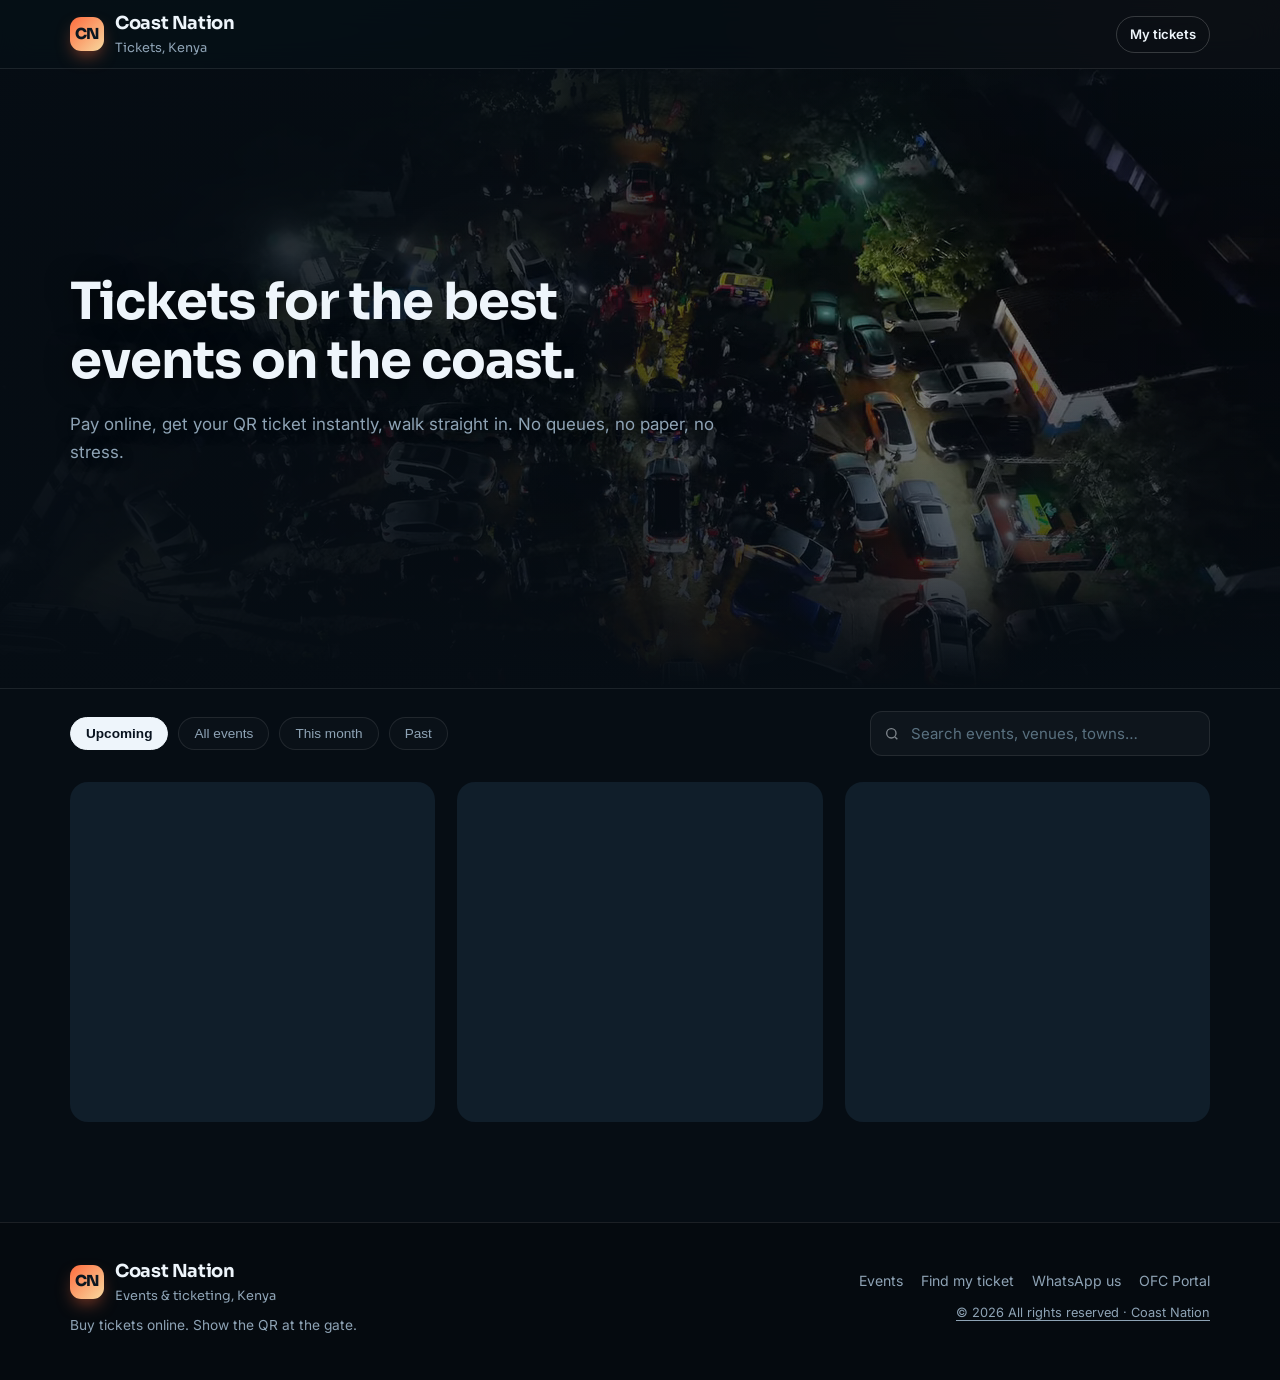
<file: index.html>
<!DOCTYPE html>
<html lang="en">
<head>
<meta charset="utf-8">
<meta name="viewport" content="width=device-width, initial-scale=1, maximum-scale=1">
<title>Coast Nation — Event tickets in Kenya</title>
<meta name="description" content="Buy tickets online for the best events on the Kenyan coast. Instant QR tickets straight to your phone.">
<link rel="preconnect" href="https://fonts.googleapis.com">
<link rel="preconnect" href="https://fonts.gstatic.com" crossorigin>
<link href="https://fonts.googleapis.com/css2?family=Sora:wght@400;600;700;800&family=Inter:wght@400;500;600;700&display=swap" rel="stylesheet">
<link rel="stylesheet" href="assets/css/style.css?v=202611071300">
</head>
<body>

<header class="topbar" id="topbar"></header>

<section class="hero">
  <div class="hero-media" aria-hidden="true">
    <video id="heroVideo" autoplay muted loop playsinline preload="metadata"
           poster="assets/video/hero-poster.jpg">
      <source src="assets/video/hero.mp4" type="video/mp4">
      <source src="assets/video/hero.webm" type="video/webm">
    </video>
    <div class="hero-scrim"></div>
  </div>
  <div class="wrap hero-content">
    <h1>Tickets for the best<br>events on the coast.</h1>
    <p class="lead">Pay online, get your QR ticket instantly, walk straight in. No queues, no paper, no stress.</p>
    <a class="btn btn-ghost hero-cta hidden" data-vr href="vehicles.html">Bringing a car? Register it <span aria-hidden="true">→</span></a>
    <div class="hero-stats" id="heroStats"></div>
  </div>
</section>

<section class="section">
  <div class="wrap">
    <div class="filters">
      <button class="chip active" data-filter="upcoming">Upcoming</button>
      <button class="chip" data-filter="all">All events</button>
      <button class="chip" data-filter="month">This month</button>
      <button class="chip" data-filter="past">Past</button>
      <div class="search-box">
        <svg width="16" height="16" viewBox="0 0 24 24" fill="none" stroke="currentColor" stroke-width="2"><circle cx="11" cy="11" r="7"/><path d="M20 20l-3.5-3.5"/></svg>
        <input id="search" type="search" placeholder="Search events, venues, towns…">
      </div>
    </div>

    <div class="grid" id="grid">
      <div class="skeleton"></div><div class="skeleton"></div><div class="skeleton"></div>
    </div>
  </div>
</section>

<footer class="footer" id="footer"></footer>

<script src="assets/js/vendor/supabase.js"></script>
<script src="assets/js/config.js?v=202611071300"></script>
<script src="assets/js/common.js?v=202611071300"></script>
<script src="assets/js/public.js?v=202611071300"></script>
</body>
</html>
</file>
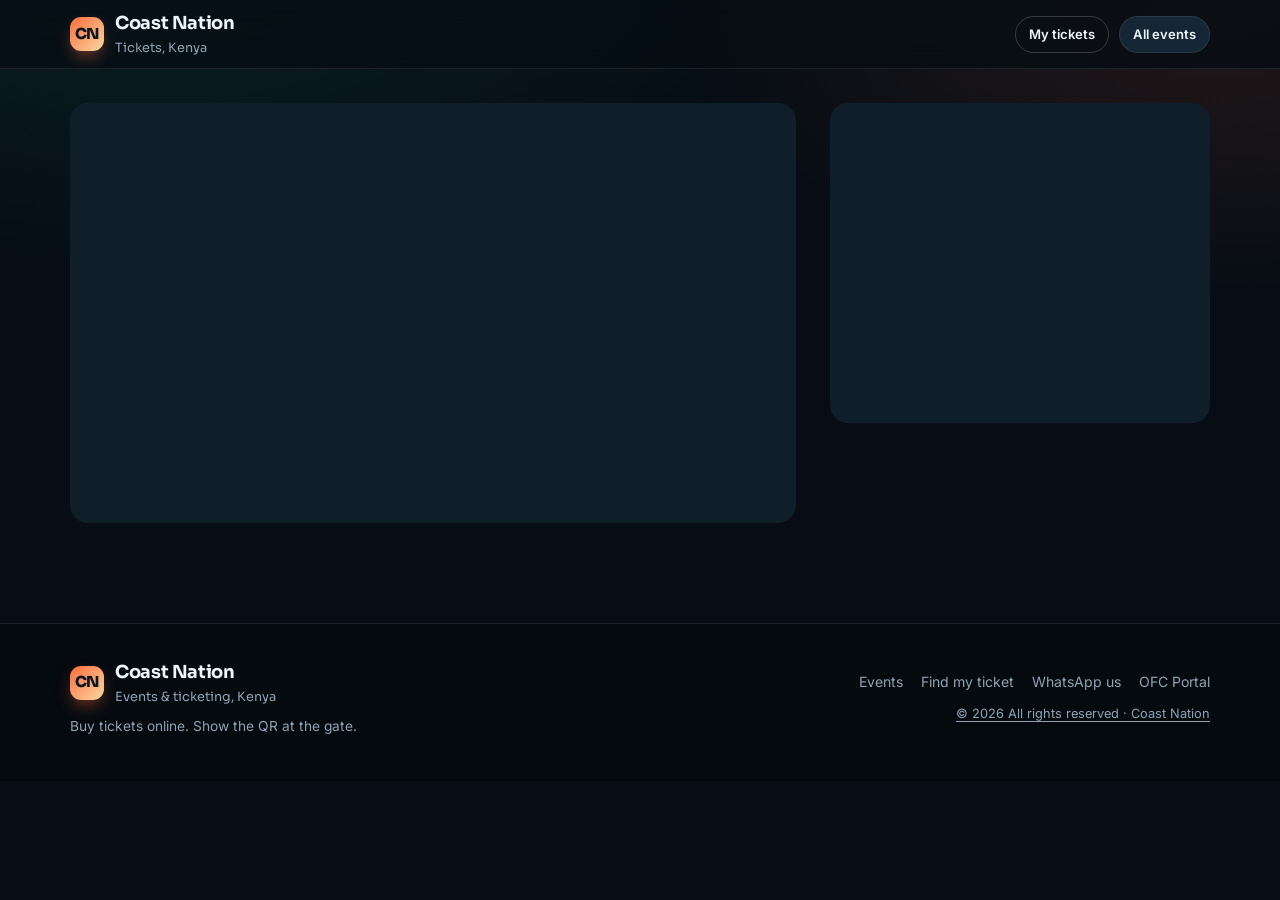
<file: gate/index.html>
<!DOCTYPE html>
<html lang="en">
<head>
<meta charset="utf-8">
<meta name="viewport" content="width=device-width, initial-scale=1">
<meta name="robots" content="noindex">
<title>Gate tickets — Coast Nation</title>
<!-- Short link for the printed gate QR. Point it at the current event's page;
     while gate check-ins are on, that page sells only the gate ticket. -->
<meta http-equiv="refresh" content="0; url=../event.html?e=sundowner-sessions-vol-4">
<script>location.replace("../event.html?e=sundowner-sessions-vol-4");</script>
<style>body{background:#060d14;color:#eef5fb;font-family:system-ui,sans-serif;display:grid;place-items:center;min-height:100vh;margin:0}a{color:#2ee6c5}</style>
</head>
<body><p>Opening gate tickets… <a href="../event.html?e=sundowner-sessions-vol-4">Tap here</a> if nothing happens.</p></body>
</html>
</file>
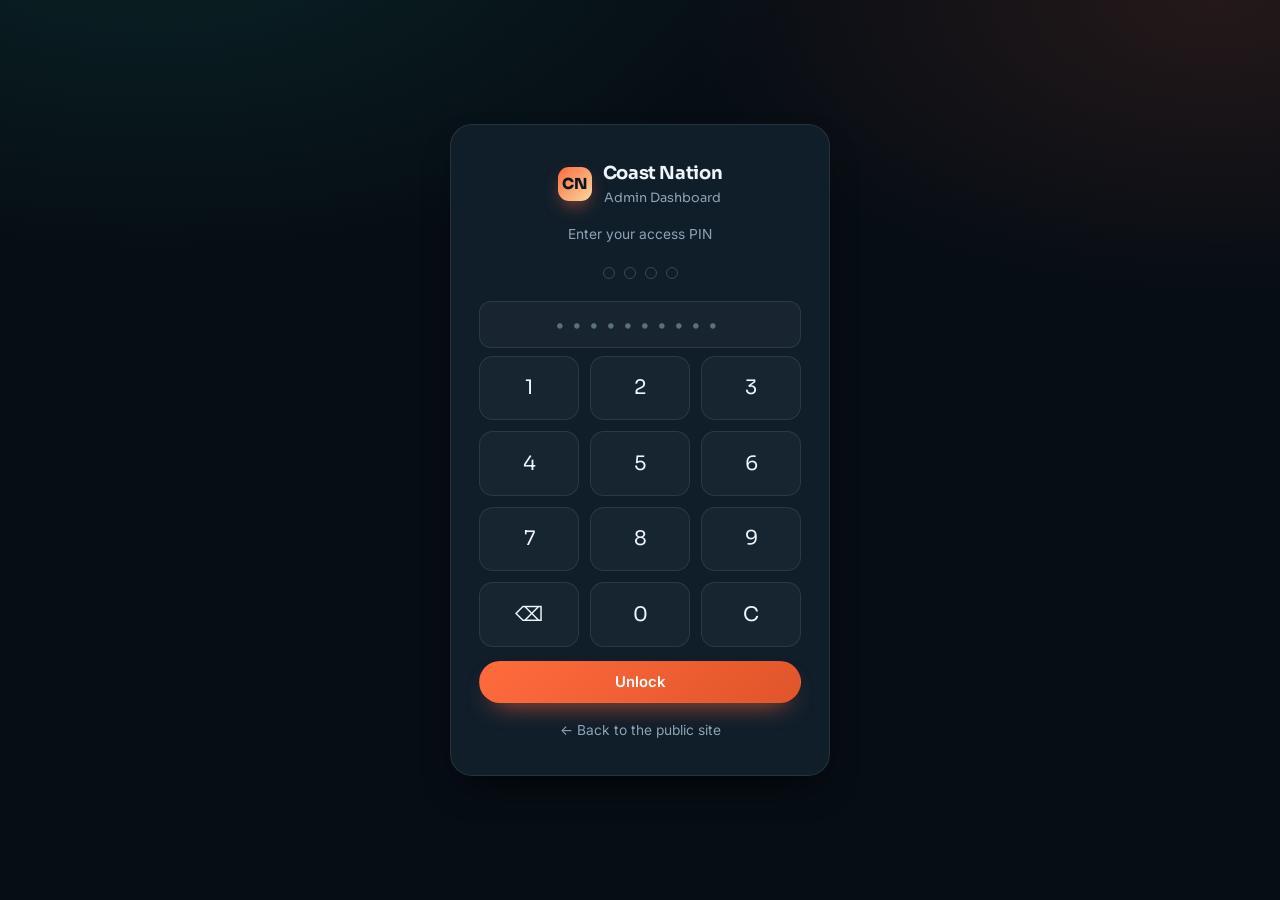
<file: admin.html>
<!DOCTYPE html>
<html lang="en">
<head>
<meta charset="utf-8">
<meta name="viewport" content="width=device-width, initial-scale=1, maximum-scale=1">
<meta name="robots" content="noindex,nofollow">
<title>Coast Nation — Admin Dashboard</title>
<link rel="preconnect" href="https://fonts.googleapis.com">
<link rel="preconnect" href="https://fonts.gstatic.com" crossorigin>
<link href="https://fonts.googleapis.com/css2?family=Sora:wght@400;600;700;800&family=Inter:wght@400;500;600;700&display=swap" rel="stylesheet">
<link rel="stylesheet" href="assets/css/style.css?v=202611071300">
</head>
<body>

<!-- ---------- PIN screen ---------- -->
<div class="pin-screen" id="pinScreen">
  <div class="pin-card" id="pinCard">
    <div class="brand" style="justify-content:center;margin-bottom:6px">
      <div class="brand-mark">CN</div>
      <div><span data-brand-name>Coast Nation</span><span class="sub">Admin Dashboard</span></div>
    </div>
    <p class="muted small" style="margin-top:14px">Enter your access PIN</p>
    <div class="pin-dots" id="pinDots"></div>
    <input id="pinInput" type="password" inputmode="numeric" autocomplete="off"
           style="text-align:center;letter-spacing:.4em;font-size:1.1rem" placeholder="••••••••••">
    <div class="keypad" id="keypad"></div>
    <button class="btn btn-primary btn-block" id="pinGo" style="margin-top:14px">Unlock</button>
    <p class="small muted" style="margin:16px 0 0"><a href="index.html">← Back to the public site</a></p>
  </div>
</div>

<!-- ---------- Admin shell ---------- -->
<div class="admin-shell hidden" id="shell">
  <aside class="sidebar">
    <div class="side-top">
      <div class="brand">
        <div class="brand-mark">CN</div>
        <div><span data-brand-name>Coast Nation</span><span class="sub" id="sideSub">Admin Dashboard</span></div>
      </div>
      <button class="bell" id="bellBtn" aria-label="Notifications" aria-haspopup="dialog">
        <svg viewBox="0 0 24 24" fill="none" stroke="currentColor" stroke-width="1.9" stroke-linecap="round" stroke-linejoin="round"><path d="M6 16V11a6 6 0 1 1 12 0v5l1.6 2H4.4z"/><path d="M10 20.5a2.2 2.2 0 0 0 4 0"/></svg>
        <span class="bell-dot hidden" id="bellDot"></span>
      </button>
    </div>
    <nav class="side-nav" id="sideNav">
      <button data-tab="dash" class="active">
        <svg viewBox="0 0 24 24" fill="none" stroke="currentColor" stroke-width="1.8" stroke-linecap="round"><rect x="3" y="3" width="7" height="9" rx="2"/><rect x="14" y="3" width="7" height="5" rx="2"/><rect x="14" y="12" width="7" height="9" rx="2"/><rect x="3" y="16" width="7" height="5" rx="2"/></svg>
        Dashboard</button>
      <button data-tab="events">
        <svg viewBox="0 0 24 24" fill="none" stroke="currentColor" stroke-width="1.8" stroke-linecap="round"><rect x="3" y="5" width="18" height="16" rx="3"/><path d="M8 3v4M16 3v4M3 10h18"/></svg>
        Events &amp; tickets</button>
      <button data-tab="orders">
        <svg viewBox="0 0 24 24" fill="none" stroke="currentColor" stroke-width="1.8" stroke-linecap="round"><path d="M3 4h2.2l1.5 10.2a2 2 0 0 0 2 1.7h7.9a2 2 0 0 0 2-1.6L20 8H6.3"/><circle cx="9.5" cy="19.5" r="1.3"/><circle cx="17" cy="19.5" r="1.3"/></svg>
        Purchases</button>
      <button data-tab="vehicles">
        <svg viewBox="0 0 24 24" fill="none" stroke="currentColor" stroke-width="1.8" stroke-linecap="round" stroke-linejoin="round"><path d="M3.5 15.5V12l1.8-4.6A2 2 0 0 1 7.2 6h9.6a2 2 0 0 1 1.9 1.4l1.8 4.6v3.5a1 1 0 0 1-1 1h-1"/><path d="M5.5 16.5h-1a1 1 0 0 1-1-1"/><path d="M8.5 16.5h7"/><circle cx="7" cy="16.5" r="1.8"/><circle cx="17" cy="16.5" r="1.8"/><path d="M3.8 12h16.4"/></svg>
        Registrations <span class="nav-count hidden" id="vehCount"></span></button>
      <button data-tab="analytics">
        <svg viewBox="0 0 24 24" fill="none" stroke="currentColor" stroke-width="1.8" stroke-linecap="round" stroke-linejoin="round"><path d="M4 19V5"/><path d="M4 19h16"/><path d="M7.5 15.5l3.5-4.2 3 2.4 4.5-6"/></svg>
        Analytics</button>
      <button data-tab="ledger">
        <svg viewBox="0 0 24 24" fill="none" stroke="currentColor" stroke-width="1.8" stroke-linecap="round" stroke-linejoin="round"><path d="M4 4.5A1.5 1.5 0 0 1 5.5 3H19a1 1 0 0 1 1 1v15a1 1 0 0 1-1 1H5.5A1.5 1.5 0 0 1 4 18.5z"/><path d="M4 16.5h16"/><path d="M8 7.5h3.5M8 11h3.5"/><path d="M15.5 6.5v6M13.5 8.5h3.2a1.2 1.2 0 0 1 0 2.4h-2.4a1.2 1.2 0 0 0 0 2.4h3.2"/></svg>
        Expected results</button>
      <button data-tab="checkin">
        <svg viewBox="0 0 24 24" fill="none" stroke="currentColor" stroke-width="1.8" stroke-linecap="round" stroke-linejoin="round"><path d="M3 7V5a2 2 0 0 1 2-2h2M17 3h2a2 2 0 0 1 2 2v2M21 17v2a2 2 0 0 1-2 2h-2M7 21H5a2 2 0 0 1-2-2v-2"/><path d="M8 12.5l2.6 2.6L16 9.5"/></svg>
        Gate check-in</button>
      <button data-tab="team">
        <svg viewBox="0 0 24 24" fill="none" stroke="currentColor" stroke-width="1.8" stroke-linecap="round"><circle cx="9" cy="8" r="3.5"/><path d="M2.5 20c0-3.6 2.9-5.6 6.5-5.6s6.5 2 6.5 5.6"/><circle cx="17.5" cy="9" r="2.6"/><path d="M17 14.4c2.6.2 4.5 1.9 4.5 4.6"/></svg>
        Team</button>
      <button data-tab="settings">
        <svg viewBox="0 0 24 24" fill="none" stroke="currentColor" stroke-width="1.8" stroke-linecap="round"><circle cx="12" cy="12" r="3.2"/><path d="M19.4 15a1.6 1.6 0 0 0 .3 1.8l.1.1a2 2 0 1 1-2.8 2.8l-.1-.1a1.6 1.6 0 0 0-2.7 1.1V21a2 2 0 1 1-4 0v-.1A1.6 1.6 0 0 0 7.5 19.4l-.1.1a2 2 0 1 1-2.8-2.8l.1-.1A1.6 1.6 0 0 0 3 15H3a2 2 0 1 1 0-4h.1a1.6 1.6 0 0 0 1.5-2.7l-.1-.1a2 2 0 1 1 2.8-2.8l.1.1A1.6 1.6 0 0 0 10 4.6V4a2 2 0 1 1 4 0v.1a1.6 1.6 0 0 0 2.7 1.1l.1-.1a2 2 0 1 1 2.8 2.8l-.1.1a1.6 1.6 0 0 0 1.1 2.7H21a2 2 0 1 1 0 4h-.1a1.6 1.6 0 0 0-1.5 1z"/></svg>
        Settings</button>
    </nav>
    <div style="margin-top:22px;display:flex;flex-direction:column;gap:8px">
      <a class="btn btn-ghost btn-sm" href="index.html" target="_blank">
        <svg width="14" height="14" viewBox="0 0 24 24" fill="none" stroke="currentColor" stroke-width="2" stroke-linecap="round"><path d="M14 4h6v6M20 4l-8.5 8.5"/><path d="M19 14v4a2 2 0 0 1-2 2H6a2 2 0 0 1-2-2V7a2 2 0 0 1 2-2h4"/></svg>
        View public site</a>
      <button class="btn btn-soft btn-sm" id="lockBtn">
        <svg width="14" height="14" viewBox="0 0 24 24" fill="none" stroke="currentColor" stroke-width="2" stroke-linecap="round"><rect x="4" y="10" width="16" height="11" rx="2.5"/><path d="M8 10V7a4 4 0 0 1 8 0v3"/></svg>
        Lock</button>
    </div>
  </aside>

  <main class="admin-main" id="main"></main>
</div>

<div id="modalHost"></div>

<script src="assets/js/vendor/supabase.js"></script>
<script src="assets/js/vendor/html5-qrcode.min.js"></script>
<script src="assets/js/config.js?v=202611071300"></script>
<script src="assets/js/common.js?v=202611071300"></script>
<script src="assets/js/charts.js?v=202611071300"></script>
<script src="assets/js/admin.js?v=202611071300"></script>
</body>
</html>
</file>
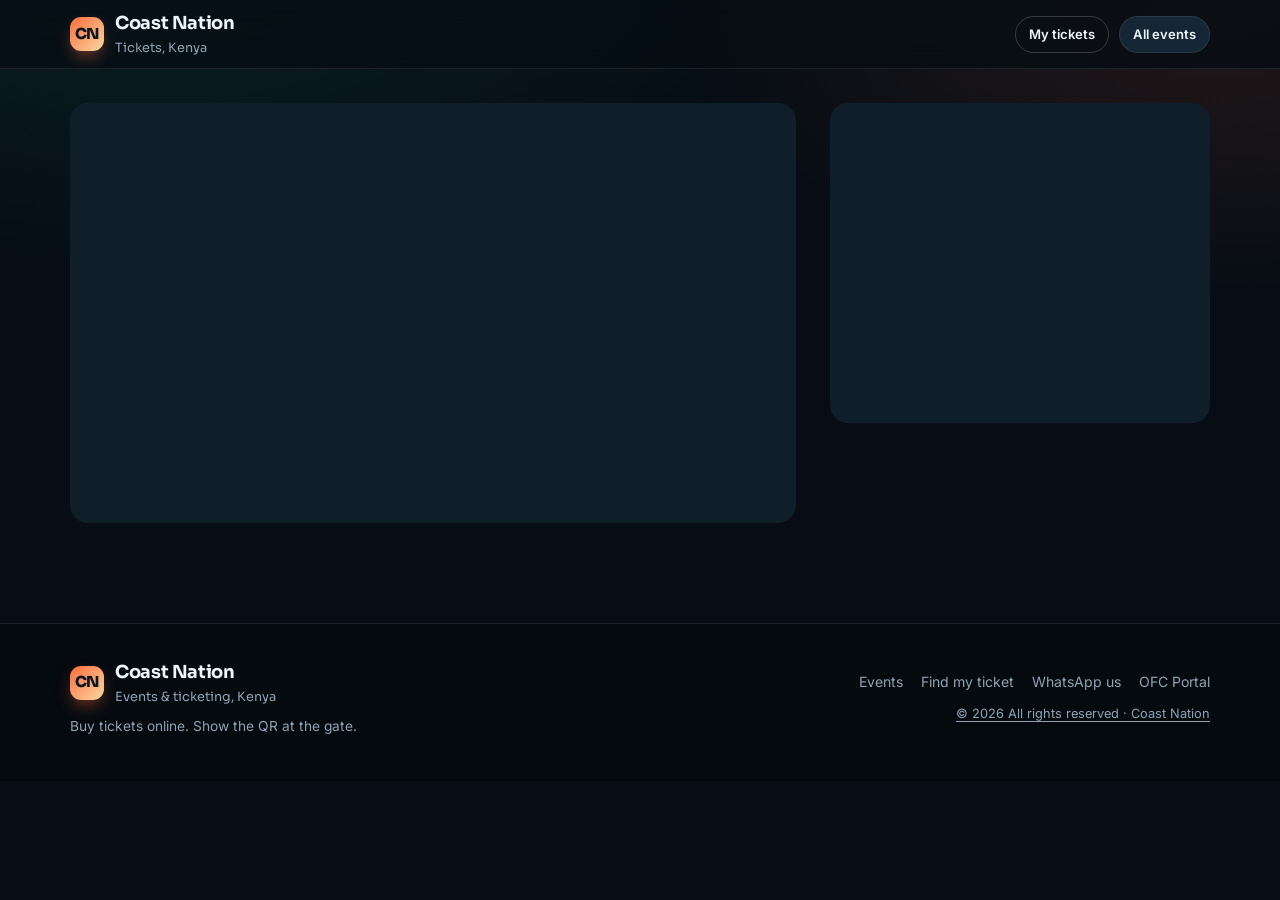
<file: event.html>
<!DOCTYPE html>
<html lang="en">
<head>
<meta charset="utf-8">
<meta name="viewport" content="width=device-width, initial-scale=1, maximum-scale=1">
<title>Event — Coast Nation</title>
<link rel="preconnect" href="https://fonts.googleapis.com">
<link rel="preconnect" href="https://fonts.gstatic.com" crossorigin>
<link href="https://fonts.googleapis.com/css2?family=Sora:wght@400;600;700;800&family=Inter:wght@400;500;600;700&display=swap" rel="stylesheet">
<link rel="stylesheet" href="assets/css/style.css?v=202611071300">
</head>
<body>

<header class="topbar" id="topbar"></header>

<main class="wrap">
  <div class="detail" id="detail">
    <div><div class="skeleton" style="height:420px"></div></div>
    <div><div class="skeleton" style="height:320px"></div></div>
  </div>
</main>

<div id="modalHost"></div>

<footer class="footer" id="footer"></footer>

<script src="assets/js/vendor/supabase.js"></script>
<script src="https://js.paystack.co/v1/inline.js"></script>
<script src="https://checkout.flutterwave.com/v3.js"></script>
<script src="assets/js/config.js?v=202611071300"></script>
<script src="assets/js/common.js?v=202611071300"></script>
<script src="assets/js/event.js?v=202611071300"></script>
</body>
</html>
</file>
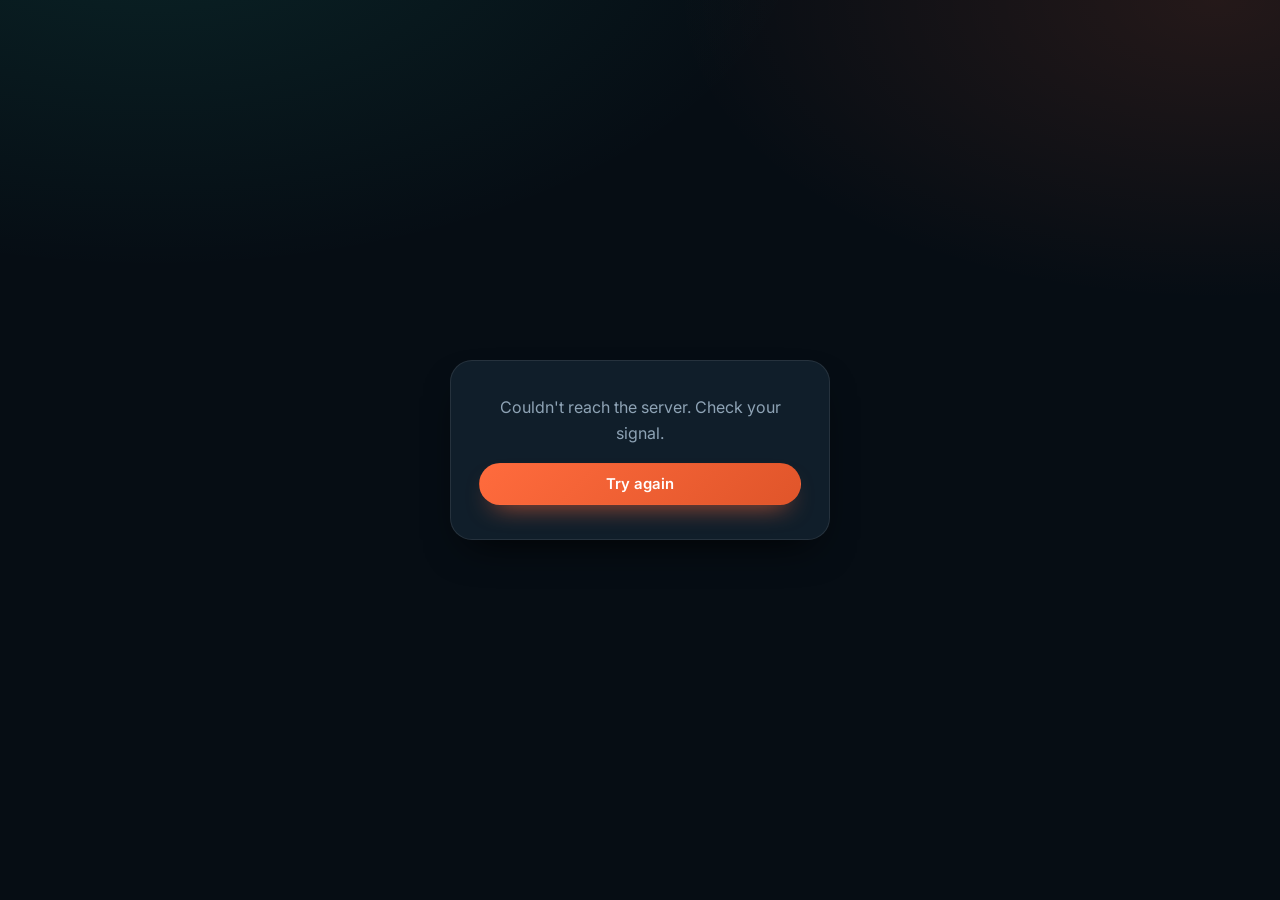
<file: portal.html>
<!DOCTYPE html>
<html lang="en">
<head>
<meta charset="utf-8">
<meta name="viewport" content="width=device-width, initial-scale=1, maximum-scale=1">
<meta name="robots" content="noindex,nofollow">
<meta name="theme-color" content="#060d14">
<title>OFC Portal — Coast Nation</title>
<link rel="preconnect" href="https://fonts.googleapis.com">
<link rel="preconnect" href="https://fonts.gstatic.com" crossorigin>
<link href="https://fonts.googleapis.com/css2?family=Sora:wght@400;600;700;800&family=Inter:wght@400;500;600;700&display=swap" rel="stylesheet">
<link rel="stylesheet" href="assets/css/style.css?v=202611071300">
</head>
<body>

<!-- ---------- the gate (no sign-in: the gate check-ins switch in admin is the lock) ---------- -->
<div class="hidden" id="app">
  <header class="topbar">
    <div class="wrap topbar-inner">
      <div class="brand">
        <div class="brand-mark">CN</div>
        <div><span data-brand-name>Coast Nation</span><span class="sub" id="whoLine">OFC Portal</span></div>
      </div>
      <div class="nav-actions">
        <span class="gate-live" id="liveDot"><i></i> Live</span>
      </div>
    </div>
  </header>
  <main class="wrap gate-main" id="gate"></main>
</div>

<div class="pin-screen" id="booting"><span class="spinner"></span></div>

<script src="assets/js/vendor/supabase.js"></script>
<script src="assets/js/vendor/html5-qrcode.min.js"></script>
<script src="assets/js/config.js?v=202611071300"></script>
<script src="assets/js/common.js?v=202611071300"></script>
<script src="assets/js/portal.js?v=202611071300"></script>
</body>
</html>
</file>
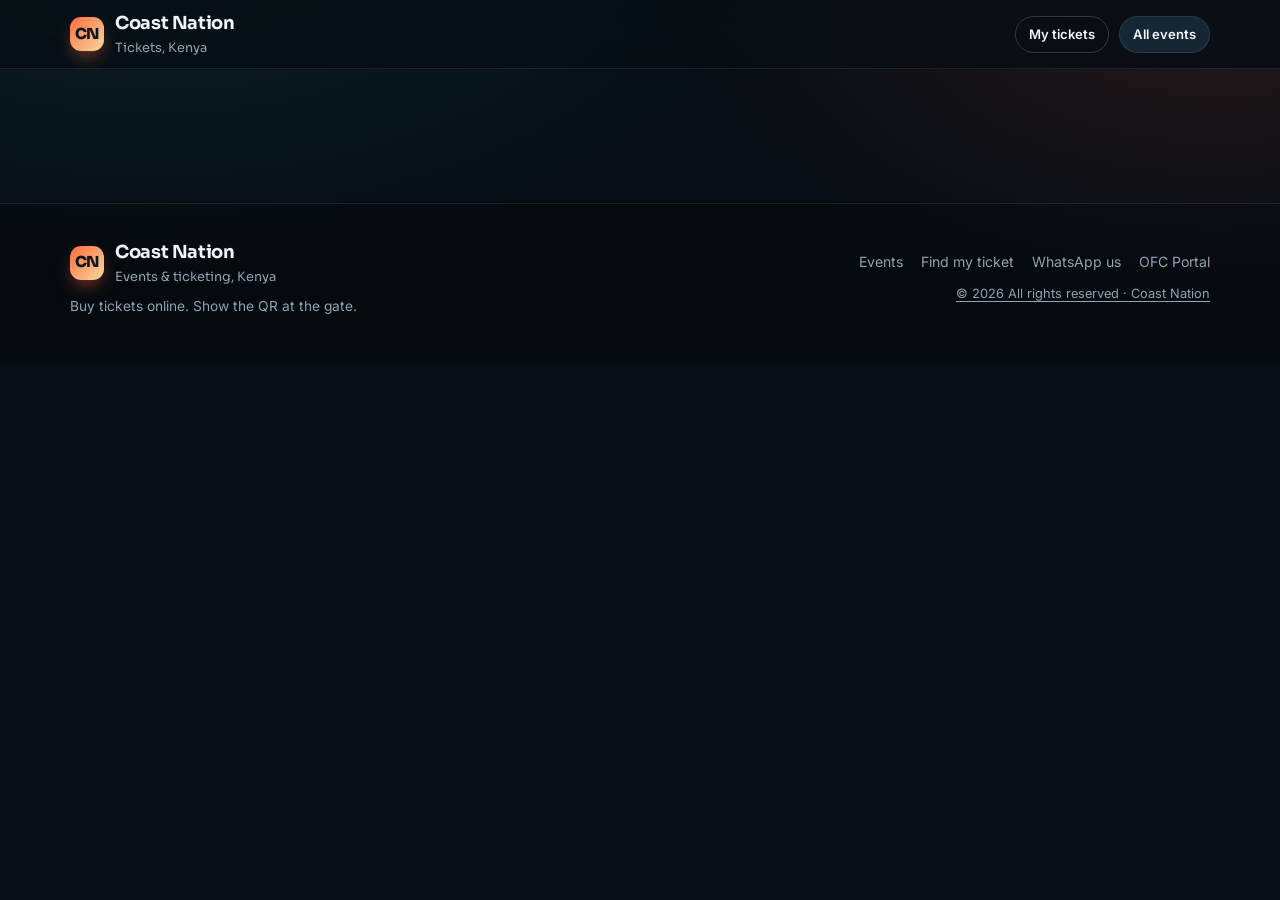
<file: ticket.html>
<!DOCTYPE html>
<html lang="en">
<head>
<meta charset="utf-8">
<meta name="viewport" content="width=device-width, initial-scale=1, maximum-scale=1">
<title>My tickets — Coast Nation</title>
<link rel="preconnect" href="https://fonts.googleapis.com">
<link rel="preconnect" href="https://fonts.gstatic.com" crossorigin>
<link href="https://fonts.googleapis.com/css2?family=Sora:wght@400;600;700;800&family=Inter:wght@400;500;600;700&display=swap" rel="stylesheet">
<link rel="stylesheet" href="assets/css/style.css?v=202611071300">
<style>
  @media print{
    .topbar,.footer,.no-print{display:none !important}
    body{background:#fff;color:#000}
    .ticket-stub{border:1px solid #bbb;background:#fff;color:#000;break-inside:avoid}
    .ticket-code{color:#000}
    .panel{background:#fff;border-color:#bbb}
  }
</style>
</head>
<body>

<header class="topbar" id="topbar"></header>

<main class="wrap" style="max-width:820px;padding-top:34px;padding-bottom:60px">
  <div id="view"></div>
</main>

<footer class="footer" id="footer"></footer>

<script src="assets/js/vendor/supabase.js"></script>
<script src="assets/js/vendor/qrcode-generator.js"></script>
<script src="assets/js/config.js?v=202611071300"></script>
<script src="assets/js/common.js?v=202611071300"></script>
<script src="assets/js/ticket.js?v=202611071300"></script>
</body>
</html>
</file>
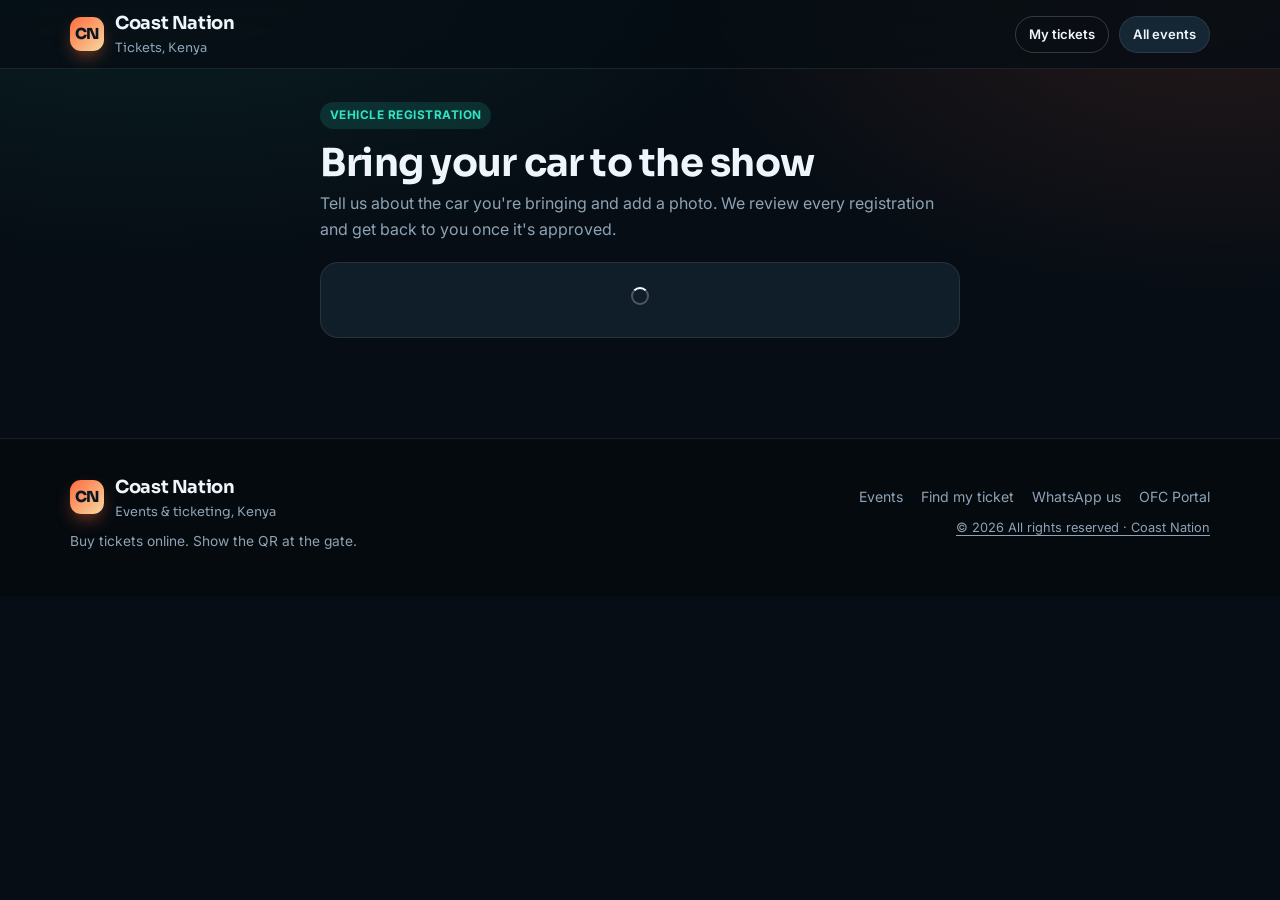
<file: vehicles.html>
<!DOCTYPE html>
<html lang="en">
<head>
<meta charset="utf-8">
<meta name="viewport" content="width=device-width, initial-scale=1, maximum-scale=1">
<title>Vehicle registration — Coast Nation</title>
<meta name="description" content="Register the car you're bringing to a Coast Nation event. Submit your details and a photo — we'll review and approve it.">
<link rel="preconnect" href="https://fonts.googleapis.com">
<link rel="preconnect" href="https://fonts.gstatic.com" crossorigin>
<link href="https://fonts.googleapis.com/css2?family=Sora:wght@400;600;700;800&family=Inter:wght@400;500;600;700&display=swap" rel="stylesheet">
<link rel="stylesheet" href="assets/css/style.css?v=202611071300">
</head>
<body>

<header class="topbar" id="topbar"></header>

<main class="section">
  <div class="wrap vr-wrap">
    <div class="vr-intro">
      <span class="badge info">Vehicle registration</span>
      <h1>Bring your car to the show</h1>
      <p class="muted">Tell us about the car you're bringing and add a photo. We review every registration and
        get back to you once it's approved.</p>
    </div>
    <div id="vrView" class="panel vr-panel"><div class="center"><span class="spinner"></span></div></div>
  </div>
</main>

<footer class="footer" id="footer"></footer>
<div id="modalHost"></div>

<script src="assets/js/vendor/supabase.js"></script>
<script src="assets/js/config.js?v=202611071300"></script>
<script src="assets/js/common.js?v=202611071300"></script>
<script src="assets/js/vehicles.js?v=202611071300"></script>
</body>
</html>
</file>
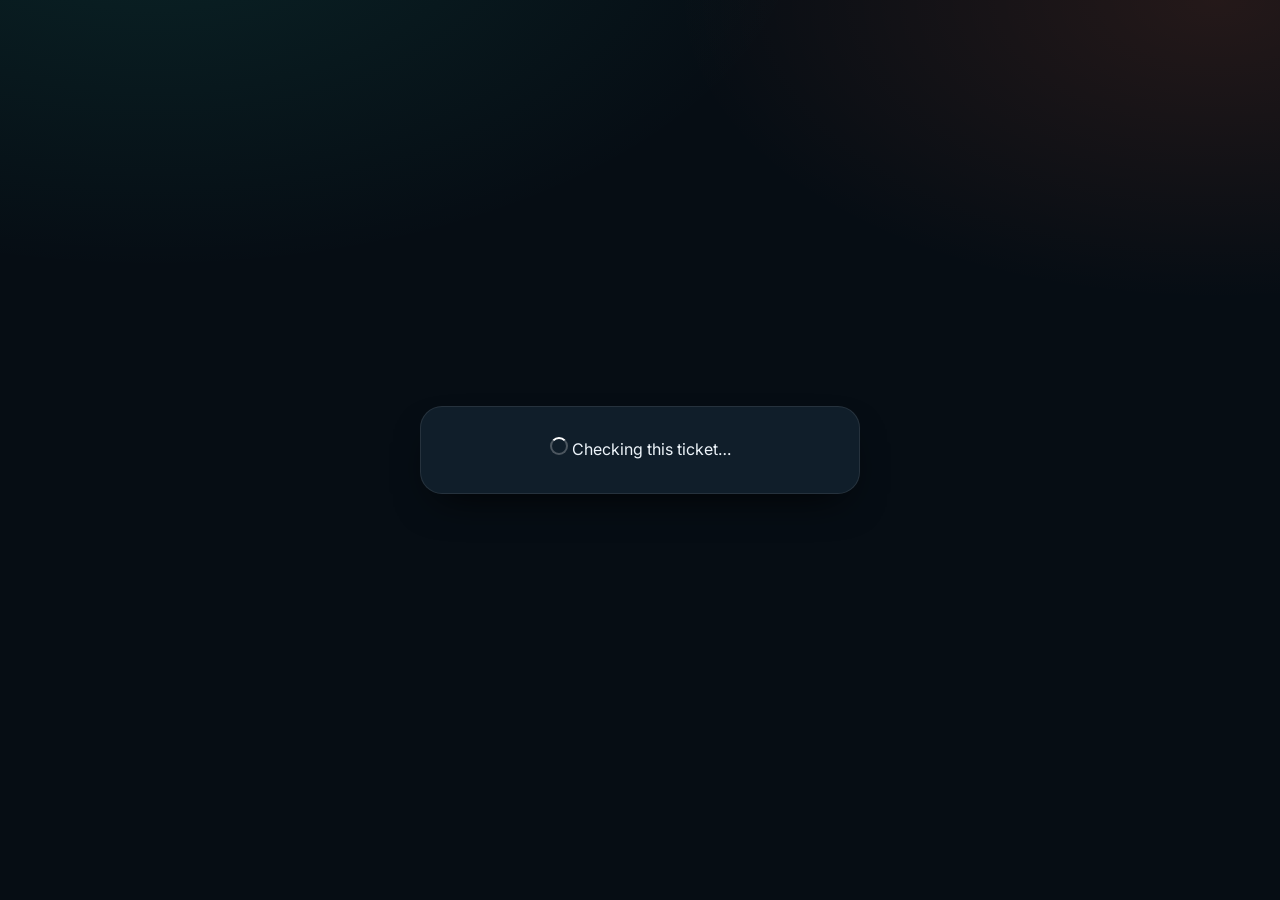
<file: verify.html>
<!DOCTYPE html>
<html lang="en">
<head>
<meta charset="utf-8">
<meta name="viewport" content="width=device-width, initial-scale=1, maximum-scale=1">
<meta name="robots" content="noindex,nofollow">
<title>Ticket check — Coast Nation</title>
<link rel="preconnect" href="https://fonts.googleapis.com">
<link rel="preconnect" href="https://fonts.gstatic.com" crossorigin>
<link href="https://fonts.googleapis.com/css2?family=Sora:wght@400;600;700;800&family=Inter:wght@400;500;600;700&display=swap" rel="stylesheet">
<link rel="stylesheet" href="assets/css/style.css?v=202611071300">
</head>
<body>

<div class="verify-wrap">
  <div id="view" style="width:100%;max-width:440px">
    <div class="verify-card"><div class="center"><span class="spinner"></span> Checking this ticket…</div></div>
  </div>
</div>

<script src="assets/js/vendor/supabase.js"></script>
<script src="assets/js/vendor/qrcode-generator.js"></script>
<script src="assets/js/config.js?v=202611071300"></script>
<script src="assets/js/common.js?v=202611071300"></script>
<script src="assets/js/verify.js?v=202611071300"></script>
</body>
</html>
</file>
<file: assets/css/style.css>
/* ============================================================
   Coast Nation — ticketing platform
   ============================================================ */
:root{
  --bg:#060d14;
  --bg-2:#0b1620;
  --card:#101e2a;
  --card-2:#152634;
  --line:rgba(255,255,255,.09);
  --line-strong:rgba(255,255,255,.18);
  --text:#eef5fb;
  --muted:#8ea3b5;
  --coral:#ff6b3d;
  --coral-dim:#e0552a;
  --teal:#2ee6c5;
  --sand:#f7d9a0;
  --danger:#ff5f6d;
  --ok:#3ddc97;
  --warn:#ffc857;
  --radius:18px;
  --radius-sm:12px;
  --shadow:0 18px 40px -18px rgba(0,0,0,.9);
  --maxw:1180px;
}

*{box-sizing:border-box}
html,body{margin:0;padding:0}
/* no double-tap zoom on phones (fast PIN typing, quick taps at the gate); pinch-zoom still works */
html{touch-action:manipulation;-webkit-text-size-adjust:100%}
body{
  background:
    radial-gradient(1100px 600px at 12% -10%, rgba(46,230,197,.10), transparent 60%),
    radial-gradient(900px 500px at 95% 0%, rgba(255,107,61,.12), transparent 60%),
    var(--bg);
  color:var(--text);
  font-family:'Inter',system-ui,-apple-system,'Segoe UI',Roboto,sans-serif;
  font-size:16px;
  line-height:1.6;
  min-height:100vh;
  -webkit-font-smoothing:antialiased;
}
h1,h2,h3,h4{font-family:'Sora',system-ui,sans-serif;line-height:1.15;margin:0 0 .4em;letter-spacing:-.02em}
h1{font-size:clamp(2rem,5vw,3.2rem);font-weight:700}
h2{font-size:clamp(1.4rem,3vw,2rem);font-weight:600}
h3{font-size:1.15rem;font-weight:600}
a{color:inherit;text-decoration:none}
p{margin:0 0 1em}
img{max-width:100%;display:block}
.wrap{width:100%;max-width:var(--maxw);margin:0 auto;padding:0 20px}
.muted{color:var(--muted)}
.small{font-size:.86rem}
.center{text-align:center}
.hidden{display:none !important}

/* ---------- top bar ---------- */
.topbar{
  position:sticky;top:0;z-index:50;
  backdrop-filter:blur(14px);
  background:rgba(6,13,20,.78);
  border-bottom:1px solid var(--line);
}
.topbar-inner{display:flex;align-items:center;justify-content:space-between;gap:16px;height:68px}
.brand{display:flex;align-items:center;gap:11px;font-family:'Sora',sans-serif;font-weight:700;font-size:1.12rem;letter-spacing:-.02em}
.brand-mark{
  width:34px;height:34px;border-radius:11px;flex:none;
  background:linear-gradient(135deg,var(--coral),var(--sand));
  display:grid;place-items:center;color:#0b1620;font-weight:800;font-size:.95rem;
  box-shadow:0 8px 20px -8px var(--coral);
  overflow:hidden;
}
.brand-mark.has-logo{background:var(--card-2);box-shadow:none}
.brand-mark img{width:100%;height:100%;object-fit:cover}
.brand span.sub{color:var(--muted);font-weight:400;font-size:.8rem;display:block;letter-spacing:0}
.nav-actions{display:flex;align-items:center;gap:10px}

/* ---------- buttons ---------- */
.btn{
  display:inline-flex;align-items:center;justify-content:center;gap:8px;
  padding:11px 18px;border-radius:999px;border:1px solid transparent;
  font-weight:600;font-size:.93rem;cursor:pointer;
  transition:transform .12s ease, background .18s ease, border-color .18s ease, opacity .18s;
  font-family:inherit;white-space:nowrap;
}
.btn:active{transform:translateY(1px)}
.btn-primary{background:linear-gradient(135deg,var(--coral),var(--coral-dim));color:#fff;box-shadow:0 12px 26px -14px var(--coral)}
.btn-primary:hover{filter:brightness(1.07)}
.btn-ghost{background:transparent;border-color:var(--line-strong);color:var(--text)}
.btn-ghost:hover{border-color:var(--teal);color:var(--teal)}
.btn-soft{background:var(--card-2);border-color:var(--line);color:var(--text)}
.btn-soft:hover{border-color:var(--line-strong)}
.btn-danger{background:transparent;border-color:rgba(255,95,109,.4);color:var(--danger)}
.btn-danger:hover{background:rgba(255,95,109,.1)}
.btn-sm{padding:7px 13px;font-size:.82rem}
.btn-block{width:100%}
.btn[disabled]{opacity:.5;cursor:not-allowed}

/* ---------- hero (video banner) ---------- */
.hero{
  position:relative;overflow:hidden;padding:0;
  min-height:min(76vh,620px);display:flex;align-items:center;
  border-bottom:1px solid var(--line);
}
.hero-media{position:absolute;inset:0;z-index:0;background:#06121b}
.hero-media video{
  width:100%;height:100%;object-fit:cover;display:block;
  filter:saturate(1.06) contrast(1.03);
}
.hero-scrim{
  position:absolute;inset:0;
  background:
    linear-gradient(90deg, rgba(6,13,20,.94) 0%, rgba(6,13,20,.78) 38%, rgba(6,13,20,.34) 72%, rgba(6,13,20,.55) 100%),
    linear-gradient(180deg, rgba(6,13,20,.70) 0%, rgba(6,13,20,.12) 32%, rgba(6,13,20,.55) 78%, var(--bg) 100%);
}
.hero-content{position:relative;z-index:1;padding-top:66px;padding-bottom:58px}
.hero h1{text-shadow:0 2px 26px rgba(0,0,0,.6)}
.hero-content .lead{text-shadow:0 1px 14px rgba(0,0,0,.7)}
@media (prefers-reduced-motion: reduce){
  .hero-media video{display:none}
  .hero-media{background:#06121b url(../video/hero-poster.jpg) center/cover no-repeat}
}
.hero .eyebrow{
  display:inline-flex;align-items:center;gap:8px;
  font-size:.76rem;letter-spacing:.16em;text-transform:uppercase;
  color:var(--teal);border:1px solid rgba(46,230,197,.28);
  padding:6px 14px;border-radius:999px;margin-bottom:20px;background:rgba(46,230,197,.06)
}
.hero p.lead{font-size:1.06rem;color:var(--muted);max-width:60ch}
.hero-stats{display:flex;gap:28px;flex-wrap:wrap;margin-top:26px}
.hero-stat b{display:block;font-family:'Sora',sans-serif;font-size:1.5rem}
.hero-stat span{font-size:.8rem;color:var(--muted);text-transform:uppercase;letter-spacing:.1em}

/* ---------- filter bar ---------- */
.filters{display:flex;gap:10px;flex-wrap:wrap;align-items:center;margin:8px 0 26px}
.chip{
  padding:8px 15px;border-radius:999px;border:1px solid var(--line);
  background:rgba(255,255,255,.02);font-size:.85rem;cursor:pointer;color:var(--muted);
  transition:.16s;
}
.chip:hover{border-color:var(--line-strong);color:var(--text)}
.chip.active{background:var(--text);color:#0a1420;border-color:var(--text);font-weight:600}
.search-box{position:relative;margin-left:auto;min-width:230px;flex:1;max-width:340px}
.search-box input{padding-left:40px}
.search-box svg{position:absolute;left:14px;top:50%;transform:translateY(-50%);opacity:.5}

/* ---------- grid + cards ---------- */
.grid{display:grid;gap:22px;grid-template-columns:repeat(auto-fill,minmax(280px,1fr))}
.event-card{
  background:linear-gradient(180deg,var(--card),var(--bg-2));
  border:1px solid var(--line);border-radius:var(--radius);
  overflow:hidden;display:flex;flex-direction:column;
  transition:transform .2s ease,border-color .2s ease,box-shadow .2s ease;
}
.event-card:hover{transform:translateY(-4px);border-color:var(--line-strong);box-shadow:var(--shadow)}
.event-img{position:relative;aspect-ratio:1/1;background:var(--card-2);overflow:hidden}
.event-img img{width:100%;height:100%;object-fit:cover}
.event-img .placeholder{
  width:100%;height:100%;display:grid;place-items:center;
  background:linear-gradient(135deg,#123044,#1d4a4a);color:rgba(255,255,255,.25);
  font-family:'Sora',sans-serif;font-size:2rem;font-weight:700;
}
.date-badge{
  position:absolute;top:12px;left:12px;background:rgba(6,13,20,.86);backdrop-filter:blur(8px);
  border:1px solid var(--line-strong);border-radius:12px;padding:7px 11px;text-align:center;line-height:1.1;
}
.date-badge b{display:block;font-family:'Sora',sans-serif;font-size:1.15rem}
.date-badge span{font-size:.66rem;letter-spacing:.14em;text-transform:uppercase;color:var(--muted)}
.tag{
  position:absolute;top:12px;right:12px;background:rgba(255,107,61,.92);color:#fff;
  font-size:.7rem;font-weight:700;letter-spacing:.08em;text-transform:uppercase;padding:5px 10px;border-radius:999px;
}
.tag.soldout{background:rgba(255,95,109,.92)}
.event-body{padding:16px 17px 18px;display:flex;flex-direction:column;gap:7px;flex:1}
.event-body h3{margin:0}
.meta-row{display:flex;align-items:center;gap:7px;color:var(--muted);font-size:.85rem}
.event-foot{margin-top:auto;padding-top:14px;display:flex;align-items:flex-end;justify-content:space-between;gap:10px}
.price{font-family:'Sora',sans-serif;font-weight:600;font-size:.92rem;line-height:1.32;min-width:0}
.price small{color:var(--muted);font-weight:400;font-size:.68rem;display:block;letter-spacing:.12em;text-transform:uppercase;margin-bottom:2px}

/* ---------- sections ---------- */
.section{padding:14px 0 60px}
.section-head{display:flex;align-items:end;justify-content:space-between;gap:16px;margin-bottom:18px;flex-wrap:wrap}

/* ---------- empty / loading ---------- */
.empty{
  border:1px dashed var(--line-strong);border-radius:var(--radius);
  padding:54px 24px;text-align:center;color:var(--muted);
}
.skeleton{background:var(--card);border-radius:var(--radius);height:340px;animation:pulse 1.4s ease-in-out infinite}
@keyframes pulse{0%,100%{opacity:.45}50%{opacity:.8}}
.spinner{
  width:18px;height:18px;border-radius:50%;border:2px solid rgba(255,255,255,.25);
  border-top-color:#fff;animation:spin .7s linear infinite;display:inline-block;
}
@keyframes spin{to{transform:rotate(360deg)}}

/* ---------- forms ---------- */
label{display:block;font-size:.82rem;font-weight:600;color:var(--muted);margin-bottom:6px;letter-spacing:.01em}
input,select,textarea{
  width:100%;padding:12px 14px;border-radius:var(--radius-sm);
  background:rgba(255,255,255,.035);border:1px solid var(--line);
  color:var(--text);font-family:inherit;font-size:.94rem;transition:.16s;
}
input:focus,select:focus,textarea:focus{outline:none;border-color:var(--teal);background:rgba(46,230,197,.05)}
input::placeholder,textarea::placeholder{color:#59707f}
textarea{min-height:100px;resize:vertical}
select option{background:var(--bg-2);color:var(--text)}
/* iPhone zooms into any field under 16px when it's focused */
@media (max-width:820px){input,select,textarea{font-size:16px}}
.field{margin-bottom:16px}
.field-row{display:grid;gap:14px;grid-template-columns:1fr 1fr}
.field-row-3{display:grid;gap:14px;grid-template-columns:repeat(3,1fr)}
.checkbox{display:flex;align-items:center;gap:10px;font-size:.9rem;color:var(--text);font-weight:500}
.checkbox input{width:auto;margin:0}

/* ---------- panels ---------- */
.panel{background:var(--card);border:1px solid var(--line);border-radius:var(--radius);padding:22px}
.panel + .panel{margin-top:18px}
.panel-head{display:flex;align-items:center;justify-content:space-between;gap:14px;margin-bottom:16px;flex-wrap:wrap}

/* ---------- event detail ---------- */
.detail{display:grid;grid-template-columns:minmax(0,1fr) 380px;gap:34px;padding:34px 0 60px;align-items:start}
.detail-top{display:grid;grid-template-columns:260px minmax(0,1fr);gap:24px;align-items:start}
.detail-poster{border-radius:var(--radius);overflow:hidden;border:1px solid var(--line);aspect-ratio:1/1;background:var(--card-2)}
.detail-poster img{width:100%;height:100%;object-fit:cover}
.info-list{display:grid;gap:12px;margin:22px 0}
.info-item{display:flex;gap:12px;align-items:flex-start;padding:13px 15px;background:rgba(255,255,255,.025);border:1px solid var(--line);border-radius:var(--radius-sm)}
.info-item .k{font-size:.72rem;text-transform:uppercase;letter-spacing:.12em;color:var(--muted)}
.info-item .v{font-weight:600}
.buy-box{position:sticky;top:88px}
.tt-option{
  border:1px solid var(--line);border-radius:var(--radius-sm);padding:14px;
  display:flex;align-items:center;justify-content:space-between;gap:12px;margin-bottom:10px;
  background:rgba(255,255,255,.02);transition:.16s;
}
.tt-option:hover{border-color:var(--line-strong)}
.tt-option.picked{border-color:var(--teal);background:rgba(46,230,197,.06)}
.tt-option .name{font-weight:600}
.qty{display:flex;align-items:center;gap:8px}
.qty button{
  width:30px;height:30px;border-radius:9px;border:1px solid var(--line-strong);
  background:transparent;color:var(--text);cursor:pointer;font-size:1rem;line-height:1;
}
.qty button:hover{border-color:var(--teal);color:var(--teal)}
.qty span{min-width:22px;text-align:center;font-weight:600}
.total-row{display:flex;justify-content:space-between;align-items:center;padding:14px 0;border-top:1px solid var(--line);margin-top:8px}
.total-row b{font-family:'Sora',sans-serif;font-size:1.3rem}

/* ---------- ticket / confirmation ---------- */
.ticket-stub{
  background:linear-gradient(135deg,var(--card),var(--card-2));
  border:1px solid var(--line-strong);border-radius:var(--radius);
  padding:20px;display:flex;gap:20px;align-items:center;margin-bottom:14px;flex-wrap:wrap;
}
.ticket-stub .qr{background:#fff;padding:8px;border-radius:12px;flex:none;line-height:0}
.ticket-stub .qr svg{display:block;width:132px;height:132px}
.ticket-stub .qr.qr-fallback{background:#fff;color:#0b1620;width:132px;height:132px;display:grid;place-items:center;text-align:center;padding:10px;line-height:1.3}
.qr-fallback-inner b{display:block;font-family:ui-monospace,'SF Mono',Menlo,monospace;font-size:.9rem;letter-spacing:.04em;margin-top:6px;word-break:break-all}
.ticket-poster{width:64px;height:64px;border-radius:10px;object-fit:cover;flex:none;border:1px solid var(--line-strong);display:block}
.ticket-poster.placeholder{display:grid;place-items:center;background:linear-gradient(135deg,#123044,#1d4a4a);font-family:Sora,sans-serif;font-weight:700;color:rgba(255,255,255,.4)}
.ticket-head{display:flex;gap:12px;align-items:center;margin-bottom:6px}
@media print{.ticket-poster{-webkit-print-color-adjust:exact;print-color-adjust:exact}}
.ticket-code{font-family:ui-monospace,'SF Mono',Menlo,monospace;font-size:1.05rem;letter-spacing:.08em;color:var(--sand)}

/* ---------- badges ---------- */
.badge{display:inline-flex;align-items:center;gap:6px;padding:4px 10px;border-radius:999px;font-size:.74rem;font-weight:700;letter-spacing:.04em;text-transform:uppercase}
.badge.ok{background:rgba(61,220,151,.14);color:var(--ok)}
.badge.warn{background:rgba(255,200,87,.14);color:var(--warn)}
.badge.bad{background:rgba(255,95,109,.14);color:var(--danger)}
.badge.info{background:rgba(46,230,197,.13);color:var(--teal)}
.badge.dim{background:rgba(255,255,255,.07);color:var(--muted)}

/* ---------- tables ---------- */
.table-wrap{overflow-x:auto;border:1px solid var(--line);border-radius:var(--radius)}
table{width:100%;border-collapse:collapse;font-size:.89rem;min-width:620px}
th{
  text-align:left;padding:12px 14px;background:rgba(255,255,255,.03);
  font-size:.72rem;letter-spacing:.12em;text-transform:uppercase;color:var(--muted);font-weight:700;
  white-space:nowrap;
}
td{padding:13px 14px;border-top:1px solid var(--line);vertical-align:middle}
tbody tr:hover{background:rgba(255,255,255,.02)}

/* ---------- footer ---------- */
.footer{border-top:1px solid var(--line);padding:34px 0 44px;margin-top:40px;background:rgba(0,0,0,.25)}
.footer-inner{display:flex;justify-content:space-between;gap:20px;flex-wrap:wrap;align-items:center}
.footer-links{display:flex;gap:18px;flex-wrap:wrap;font-size:.88rem;color:var(--muted)}
.footer-links a:hover{color:var(--teal)}
#secretKey{
  text-decoration:underline;text-underline-offset:3px;cursor:pointer;
  color:var(--muted);font-size:.8rem;user-select:none;-webkit-user-select:none;
  transition:color .2s;
}
#secretKey:hover{color:#a9bccc}
#secretKey.armed{color:var(--sand)}

/* ---------- toast ---------- */
#toast{
  position:fixed;left:50%;bottom:26px;transform:translateX(-50%) translateY(140%);
  background:var(--card-2);border:1px solid var(--line-strong);border-radius:14px;
  padding:13px 20px;box-shadow:var(--shadow);z-index:200;max-width:92vw;
  transition:transform .28s cubic-bezier(.2,.8,.3,1);font-size:.92rem;
}
#toast.show{transform:translateX(-50%) translateY(0)}
#toast.err{border-color:rgba(255,95,109,.5)}
#toast.ok{border-color:rgba(61,220,151,.5)}
#toast.warn{border-color:rgba(255,200,87,.55)}

/* the Settings door — hidden from a staff account */
.side-nav button.hidden{display:none}

/* ---------- modal ---------- */
.modal-backdrop{
  position:fixed;inset:0;background:rgba(3,8,12,.8);backdrop-filter:blur(6px);
  z-index:150;display:flex;align-items:flex-start;justify-content:center;padding:28px 16px;overflow-y:auto;
}
.modal{
  background:var(--bg-2);border:1px solid var(--line-strong);border-radius:var(--radius);
  width:100%;max-width:680px;box-shadow:var(--shadow);margin:auto 0;
}
.modal-head{display:flex;align-items:center;justify-content:space-between;padding:20px 22px;border-bottom:1px solid var(--line)}
.modal-body{padding:22px}
.modal-foot{padding:16px 22px;border-top:1px solid var(--line);display:flex;justify-content:flex-end;gap:10px}
.x-btn{background:none;border:none;color:var(--muted);font-size:1.5rem;cursor:pointer;line-height:1;padding:0 4px}
.x-btn:hover{color:var(--text)}

/* ---------- admin ---------- */
.pin-screen{min-height:100vh;display:grid;place-items:center;padding:24px}
.pin-card{width:100%;max-width:380px;background:var(--card);border:1px solid var(--line);border-radius:22px;padding:34px 28px;text-align:center;box-shadow:var(--shadow)}
.pin-dots{display:flex;gap:9px;justify-content:center;margin:22px 0}
.pin-dot{width:12px;height:12px;border-radius:50%;border:1.5px solid var(--line-strong);transition:.2s}
.pin-dot.filled{background:var(--coral);border-color:var(--coral);transform:scale(1.12)}
.keypad{display:grid;grid-template-columns:repeat(3,1fr);gap:11px;margin-top:8px}
.keypad button{
  aspect-ratio:1.55/1;border-radius:14px;border:1px solid var(--line);
  background:rgba(255,255,255,.03);color:var(--text);font-size:1.25rem;font-family:'Sora',sans-serif;cursor:pointer;transition:.13s;
}
.keypad button:hover{background:rgba(255,255,255,.08);border-color:var(--line-strong)}
.keypad button:active{transform:scale(.96)}
.shake{animation:shake .4s}
@keyframes shake{0%,100%{transform:translateX(0)}20%{transform:translateX(-9px)}40%{transform:translateX(9px)}60%{transform:translateX(-5px)}80%{transform:translateX(5px)}}

.admin-shell{display:grid;grid-template-columns:238px 1fr;min-height:100vh}
.sidebar{background:rgba(0,0,0,.28);border-right:1px solid var(--line);padding:22px 16px;position:sticky;top:0;height:100vh;overflow-y:auto}
.side-nav{display:flex;flex-direction:column;gap:4px;margin-top:22px}
.side-nav button{
  display:flex;align-items:center;gap:11px;width:100%;text-align:left;
  padding:11px 13px;border-radius:12px;border:none;background:transparent;
  color:var(--muted);font-family:inherit;font-size:.93rem;font-weight:500;cursor:pointer;transition:.15s;
}
.side-nav button:hover{background:rgba(255,255,255,.05);color:var(--text)}
.side-nav button.active{background:rgba(255,107,61,.14);color:var(--coral);font-weight:600}
.side-nav button svg{width:18px;height:18px;flex:none}
.admin-main{padding:26px 28px 70px;overflow-x:hidden}
.admin-head{display:flex;align-items:center;justify-content:space-between;gap:16px;margin-bottom:26px;flex-wrap:wrap}
.stat-grid{display:grid;gap:15px;grid-template-columns:repeat(auto-fit,minmax(196px,1fr));margin-bottom:26px}
.stat{background:var(--card);border:1px solid var(--line);border-radius:var(--radius);padding:17px 19px}
.stat .k{font-size:.72rem;letter-spacing:.12em;text-transform:uppercase;color:var(--muted)}
.stat .v{font-family:'Sora',sans-serif;font-size:clamp(1.25rem,2.1vw,1.7rem);font-weight:700;margin-top:4px;letter-spacing:-.02em;white-space:nowrap;overflow:hidden;text-overflow:ellipsis}
.stat.accent .v{color:var(--coral)}
.stat.teal .v{color:var(--teal)}
.stat.loss .v{color:var(--danger)}

/* ---------- expected results (the ledger) ---------- */
.ledger-grid{display:grid;gap:18px;grid-template-columns:repeat(auto-fit,minmax(330px,1fr))}
.ledger-side{border-top:2px solid transparent}
.ledger-side.income{border-top-color:rgba(46,230,197,.55)}
.ledger-side.expense{border-top-color:rgba(255,95,109,.5)}
.amt-in{color:var(--teal)}
.amt-out{color:var(--danger)}

.cat-chips{display:flex;flex-wrap:wrap;gap:7px;margin:0 0 14px}
.cat-chips .chip{
  display:inline-flex;align-items:center;gap:7px;background:rgba(255,255,255,.04);
  border:1px solid var(--line);border-radius:999px;padding:5px 11px;font-size:.78rem;
}
.cat-chips .chip b{font-size:.78rem}

.ledger-row{
  display:flex;align-items:center;gap:12px;padding:11px 0;border-top:1px solid var(--line);
}
.ledger-row:first-of-type{border-top:none}
.ledger-row .row-actions{min-width:0}

.icon-btn{
  background:rgba(255,255,255,.04);border:1px solid var(--line);color:var(--muted);
  border-radius:9px;padding:6px 7px;cursor:pointer;display:inline-flex;line-height:0;
  transition:color .15s,border-color .15s,background .15s;
}
.icon-btn:hover{color:var(--text);border-color:var(--line-strong);background:rgba(255,255,255,.07)}
.icon-btn.danger:hover{color:var(--danger);border-color:rgba(255,95,109,.5)}

.ledger-bottom{
  margin-top:20px;display:flex;align-items:center;justify-content:space-between;
  gap:16px;flex-wrap:wrap;
}
.ledger-bottom.good{border-color:rgba(46,230,197,.4);background:rgba(46,230,197,.06)}
.ledger-bottom.bad{border-color:rgba(255,95,109,.4);background:rgba(255,95,109,.06)}
.ledger-sum{display:flex;align-items:baseline;gap:10px;flex-wrap:wrap;font-family:'Sora',sans-serif}
.ledger-sum .op{color:var(--muted);font-weight:600}
.ledger-sum b{font-size:1.35rem;letter-spacing:-.02em}

/* ---------- charts ---------- */
.chart-grid{display:grid;gap:16px;grid-template-columns:repeat(auto-fit,minmax(340px,1fr));margin-bottom:16px}
.chart-grid.full{grid-template-columns:1fr}
figure.chart{
  margin:0;background:var(--card);border:1px solid var(--line);
  border-radius:var(--radius);padding:18px 20px 14px;
}
figure.chart figcaption{margin-bottom:12px}
figure.chart figcaption h3{margin:0 0 2px;font-size:1rem}
figure.chart figcaption p{margin:0}
.chart-plot{position:relative}
.chart-plot svg{width:100%;height:220px;display:block;overflow:visible}
.chart-plot svg.c-hbars{height:auto}
.chart-plot svg [hidden]{display:none}
.c-grid{stroke:rgba(255,255,255,.10);stroke-width:1}
.c-axis{fill:var(--muted);font-size:11px;font-family:'Inter',sans-serif;letter-spacing:.02em}
.c-cross{stroke:rgba(255,255,255,.28);stroke-width:1}
.c-name{fill:var(--text);font-size:13px;font-family:'Inter',sans-serif;font-weight:500}
.c-value{fill:var(--muted);font-size:13px;font-family:'Sora',sans-serif;font-weight:600}
.c-track{fill:rgba(255,255,255,.055)}
.c-row:hover .c-track{fill:rgba(255,255,255,.1)}
.chart-tip{
  position:absolute;top:-4px;transform:translateY(-100%);
  background:var(--bg-2);border:1px solid var(--line-strong);border-radius:10px;
  padding:7px 11px;font-size:.8rem;pointer-events:none;white-space:nowrap;
  box-shadow:var(--shadow);z-index:5;
}
.chart-tip b{display:block;font-family:'Sora',sans-serif}
.chart-tip span{color:var(--muted)}
.chart-table{margin-top:12px}
.chart-table summary{cursor:pointer;color:var(--muted);font-size:.8rem;list-style:none}
.chart-table summary::-webkit-details-marker{display:none}
.chart-table summary::before{content:"▸ ";}
.chart-table[open] summary::before{content:"▾ ";}
.chart-table table{min-width:0;margin-top:10px;font-size:.82rem}
.chart-table td,.chart-table th{padding:6px 10px}
.chart-table{max-height:none}
.chart-table > table{display:block;max-height:240px;overflow:auto}

.status-rows{display:grid;gap:12px}
.status-row{display:grid;grid-template-columns:130px 1fr 92px;gap:12px;align-items:center}
.status-key{display:flex;align-items:center;gap:8px;font-size:.88rem;font-weight:500}
.status-key i{width:10px;height:10px;border-radius:3px;flex:none}
.status-track{height:12px;border-radius:99px;background:rgba(255,255,255,.055);overflow:hidden}
.status-track i{display:block;height:100%;border-radius:99px}
.status-val{text-align:right;font-family:'Sora',sans-serif;font-weight:600}

/* ---------- segmented picker + OTP ---------- */
.seg{display:flex;gap:8px}
.seg-btn{
  flex:1;padding:13px 10px;border-radius:var(--radius-sm);
  border:1px solid var(--line);background:rgba(255,255,255,.02);
  color:var(--muted);font-family:inherit;font-size:.95rem;font-weight:600;cursor:pointer;transition:.16s;
}
.seg-btn:hover:not([disabled]){border-color:var(--line-strong);color:var(--text)}
.seg-btn.active{border-color:var(--teal);background:rgba(46,230,197,.08);color:var(--teal)}
.seg-btn[disabled]{opacity:.4;cursor:not-allowed}

.otp{display:flex;gap:9px;justify-content:space-between;max-width:340px}
.otp-box{
  width:100%;aspect-ratio:3/4;max-width:50px;text-align:center;
  font-size:1.5rem;font-family:'Sora',sans-serif;font-weight:600;
  padding:0;border-radius:var(--radius-sm);
}
.otp-box:focus{border-color:var(--coral);background:rgba(255,107,61,.06)}

/* ---------- verify page ---------- */
.verify-wrap{min-height:100vh;display:grid;place-items:center;padding:24px}
.verify-card{width:100%;max-width:440px;background:var(--card);border:1px solid var(--line);border-radius:22px;padding:30px;box-shadow:var(--shadow)}
.verify-head{display:flex;align-items:center;gap:14px;margin-bottom:20px}
.verify-icon{width:56px;height:56px;border-radius:50%;display:grid;place-items:center;flex:none}
.verify-icon svg{width:30px;height:30px}
.verify-card.ok .verify-icon{background:rgba(61,220,151,.14);color:var(--ok)}
.verify-card.warn .verify-icon{background:rgba(255,200,87,.14);color:var(--warn)}
.verify-card.bad .verify-icon{background:rgba(255,95,109,.14);color:var(--danger)}
.verify-card.ok{border-color:rgba(61,220,151,.45)}
.verify-card.warn{border-color:rgba(255,200,87,.45)}
.verify-card.bad{border-color:rgba(255,95,109,.45)}
.verify-title{font-family:'Sora',sans-serif;font-size:1.4rem;font-weight:700;line-height:1.2}
.verify-rows{display:grid;gap:1px;background:var(--line);border-radius:var(--radius-sm);overflow:hidden;margin:18px 0}
.verify-rows > div{background:var(--card);padding:12px 14px;display:flex;justify-content:space-between;gap:14px;font-size:.92rem}
.verify-rows .k{color:var(--muted)}
.verify-rows .v{font-weight:600;text-align:right}

.setup-steps{margin:0 0 18px;padding-left:20px;color:var(--muted);line-height:1.65}
.setup-steps li{margin-bottom:7px}
.setup-steps b{color:var(--text)}
.setup-steps code{background:rgba(255,255,255,.07);padding:1px 6px;border-radius:5px;font-size:.92em}
#tgOut{line-height:1.7}
#tgOut .badge{margin-right:6px}

.row-actions{display:flex;gap:6px;flex-wrap:wrap;justify-content:flex-end;min-width:104px}

.danger-zone{border-color:rgba(255,95,109,.35);background:rgba(255,95,109,.04)}
.danger-zone h3{color:var(--danger)}
.danger-row{display:flex;align-items:center;justify-content:space-between;gap:14px;flex-wrap:wrap;padding:12px 0;border-top:1px solid var(--line)}
.danger-row:first-of-type{border-top:none}

@media (max-width:620px){
  .status-row{grid-template-columns:110px 1fr 72px;gap:8px}
  figure.chart{padding:16px 14px 12px}
  .stat-grid{grid-template-columns:repeat(auto-fit,minmax(140px,1fr));gap:10px}
  .stat{padding:13px 14px}
}

.admin-event-card{
  background:var(--card);border:1px solid var(--line);border-radius:var(--radius);
  padding:16px;display:flex;gap:16px;align-items:flex-start;margin-bottom:14px;flex-wrap:wrap;
}
.admin-event-card .thumb{width:86px;height:86px;border-radius:13px;overflow:hidden;flex:none;background:var(--card-2)}
.admin-event-card .thumb img{width:100%;height:100%;object-fit:cover}
.admin-event-card .grow{flex:1;min-width:210px}
.tt-row{
  display:flex;align-items:center;gap:12px;justify-content:space-between;
  padding:10px 13px;border:1px solid var(--line);border-radius:11px;margin-top:8px;background:rgba(255,255,255,.02);flex-wrap:wrap;
}
.tt-row.off{opacity:.62}
.switch{display:inline-flex;align-items:center;gap:7px;cursor:pointer;color:var(--muted);user-select:none;margin:0}
.switch input{position:absolute;opacity:0;width:0;height:0}
.switch .track{
  width:38px;height:21px;border-radius:99px;background:rgba(255,255,255,.14);
  border:1px solid var(--line-strong);position:relative;transition:.18s;flex:none;
}
.switch .knob{
  position:absolute;top:2px;left:2px;width:15px;height:15px;border-radius:50%;
  background:var(--muted);transition:.18s;
}
.switch input:checked + .track{background:rgba(61,220,151,.28);border-color:rgba(61,220,151,.6)}
.switch input:checked + .track .knob{left:20px;background:var(--ok)}
.switch input:focus-visible + .track{outline:2px solid var(--teal);outline-offset:2px}

.progress{height:5px;border-radius:99px;background:rgba(255,255,255,.09);overflow:hidden;margin-top:7px;max-width:230px}
.progress i{display:block;height:100%;background:linear-gradient(90deg,var(--teal),var(--coral))}

.img-drop{
  border:1.5px dashed var(--line-strong);border-radius:var(--radius-sm);
  aspect-ratio:1/1;display:grid;place-items:center;cursor:pointer;
  background:rgba(255,255,255,.02);text-align:center;padding:14px;overflow:hidden;position:relative;
}
.img-drop:hover{border-color:var(--teal)}
.img-drop img{width:100%;height:100%;object-fit:cover;position:absolute;inset:0}

.logo-drop{
  width:104px;height:104px;border-radius:26px;border:1.5px dashed var(--line-strong);
  display:grid;place-items:center;cursor:pointer;overflow:hidden;background:rgba(255,255,255,.02);
  text-align:center;flex:none;
}
.logo-drop:hover{border-color:var(--teal)}
.logo-drop img{width:100%;height:100%;object-fit:cover}

.scan-result{border-radius:var(--radius);padding:26px;text-align:center;margin-top:18px;border:1px solid var(--line)}
.scan-result.valid{background:rgba(61,220,151,.12);border-color:rgba(61,220,151,.45)}
.scan-result.used{background:rgba(255,200,87,.12);border-color:rgba(255,200,87,.45)}
.scan-result.bad{background:rgba(255,95,109,.12);border-color:rgba(255,95,109,.45)}
.scan-result .big{font-family:'Sora',sans-serif;font-size:1.5rem;font-weight:700;margin-bottom:6px;display:flex;align-items:center;justify-content:center;gap:10px}
.scan-result .big svg{width:26px;height:26px;flex:none}

.steps{display:flex;gap:8px;margin-bottom:22px;flex-wrap:wrap}
.step{
  display:flex;align-items:center;gap:8px;padding:8px 14px;border-radius:999px;
  border:1px solid var(--line);font-size:.83rem;color:var(--muted);
}
.step.active{border-color:var(--coral);color:var(--coral);background:rgba(255,107,61,.08);font-weight:600}
.step.done{border-color:rgba(61,220,151,.4);color:var(--ok)}

/* ---------- responsive ---------- */
@media (max-width:920px){
  .detail{grid-template-columns:1fr;gap:24px}
  .detail-top{grid-template-columns:1fr}
  .detail-poster{max-width:360px}
  .buy-box{position:static}
  .admin-shell{grid-template-columns:1fr}
  .sidebar{position:static;height:auto;border-right:none;border-bottom:1px solid var(--line)}
  .side-nav{flex-direction:row;overflow-x:auto;margin-top:14px;padding-bottom:4px}
  .side-nav button{white-space:nowrap}
  .admin-main{padding:20px 16px 60px}
}
@media (max-width:620px){
  .topbar-inner{gap:10px}
  .brand{font-size:1rem;white-space:nowrap}
  .brand span.sub{display:none}
  .nav-actions .btn{padding:7px 12px;font-size:.8rem}
  .field-row,.field-row-3{grid-template-columns:1fr}
  .search-box{margin-left:0;max-width:none}
  .grid{grid-template-columns:repeat(auto-fill,minmax(240px,1fr))}
  .hero{min-height:min(68vh,500px)}
  .hero-content{padding-top:42px;padding-bottom:38px}
  .hero-scrim{
    background:
      linear-gradient(180deg, rgba(6,13,20,.80) 0%, rgba(6,13,20,.66) 42%, rgba(6,13,20,.80) 74%, var(--bg) 100%);
  }
}

/* ---------- OFC Portal (gate official) ---------- */
.gate-main{padding-top:22px;padding-bottom:48px;max-width:620px}
.gate-event{display:flex;gap:14px;align-items:center;margin-bottom:18px}
.gate-event .ticket-poster{width:58px;height:58px}
.gate-event-name{font-family:'Sora',sans-serif;font-weight:700;font-size:1.2rem;line-height:1.2}
.gate-stats{display:grid;grid-template-columns:repeat(3,1fr);gap:10px}
.gate-stats .stat{padding:13px 12px}
.gate-stats .stat .k{font-size:.64rem;letter-spacing:.1em}
.gate-stats .stat .v{font-size:1.6rem}
.gate-bar{height:8px;border-radius:999px;background:var(--card-2);overflow:hidden;margin-top:14px}
.gate-bar span{display:block;height:100%;background:linear-gradient(90deg,var(--teal),var(--ok));border-radius:inherit;transition:width .4s}
.gate-cam-btn{padding:16px;font-size:1.02rem}
.gate-reader{margin-top:14px;border-radius:14px;overflow:hidden;background:#000}
.gate-reader video{width:100% !important;display:block}
.gate-recent{display:flex;justify-content:space-between;align-items:center;gap:12px;padding:10px 0;border-top:1px solid var(--line)}
.gate-recent:first-child{border-top:0;padding-top:0}
@media (max-width:420px){.gate-stats .stat .v{font-size:1.3rem}}

/* team list in admin */
.team-row{display:flex;align-items:center;gap:14px;padding:14px 0;border-top:1px solid var(--line);flex-wrap:wrap}
.team-row:first-child{border-top:0}
.team-avatar{width:40px;height:40px;border-radius:50%;display:grid;place-items:center;background:var(--card-2);border:1px solid var(--line-strong);font-family:'Sora',sans-serif;font-weight:700;flex:none}
.email-suffix{display:flex;align-items:stretch}
.email-suffix input{border-top-right-radius:0;border-bottom-right-radius:0}
.email-suffix span{display:flex;align-items:center;padding:0 12px;border:1px solid var(--line);border-left:0;border-radius:0 var(--radius-sm) var(--radius-sm) 0;background:var(--card-2);color:var(--muted);font-size:.9rem;white-space:nowrap}

/* ---------- scan verdict: a bottom sheet the thumb can reach ---------- */
.verdict{position:fixed;inset:0;z-index:80;display:flex;align-items:flex-end;justify-content:center;background:rgba(3,8,12,.55);padding:12px;padding-bottom:max(12px,env(safe-area-inset-bottom))}
.verdict-card{width:100%;max-width:560px;max-height:calc(100vh - 24px);max-height:calc(100dvh - 24px);overflow-y:auto;overscroll-behavior:contain;border-radius:22px;padding:22px 20px 18px;border:2px solid var(--line-strong);background:var(--card);box-shadow:0 -10px 40px rgba(0,0,0,.6);animation:verdictUp .16s ease-out}
@keyframes verdictUp{from{transform:translateY(24px);opacity:.4}to{transform:none;opacity:1}}
@media (prefers-reduced-motion: reduce){.verdict-card{animation:none}}
.verdict.ok .verdict-card{background:#0d2a20;border-color:var(--ok)}
.verdict.warn .verdict-card{background:#2d260f;border-color:var(--warn)}
.verdict.bad .verdict-card{background:#2e1216;border-color:var(--danger)}
.verdict-title{display:flex;align-items:center;gap:10px;font-family:'Sora',sans-serif;font-weight:800;font-size:1.5rem;line-height:1.15;letter-spacing:-.01em}
.verdict-title svg{width:30px;height:30px;flex:none}
.verdict.ok .verdict-title{color:var(--ok)}
.verdict.warn .verdict-title{color:var(--warn)}
.verdict.bad .verdict-title{color:var(--danger)}
.verdict-name{font-size:1.2rem;font-weight:700;margin-top:12px}
.verdict-meta{color:var(--muted);font-size:.9rem;margin-top:2px}
.verdict-meta .ticket-code{font-size:.85rem}
.verdict-by{margin-top:10px;font-size:1rem}
.verdict-help{margin-top:12px;padding:12px 14px;border-radius:12px;background:rgba(0,0,0,.25);font-size:.92rem;line-height:1.5}
.verdict-help ol{margin:8px 0;padding-left:20px}
.verdict-help li{margin:3px 0}
.verdict-actions{display:grid;grid-template-columns:1fr 1.4fr;gap:10px;margin-top:18px}
.verdict-btn{min-height:60px;font-size:1.1rem;font-weight:700;border-radius:16px;margin-top:16px}
.verdict-actions .verdict-btn{margin-top:0}
.verdict-accept{background:var(--ok);color:#04140d;border-color:var(--ok)}
.verdict-reject{background:transparent;color:var(--danger);border:2px solid var(--danger)}
.gate-closed{border-color:rgba(255,200,87,.4);background:rgba(255,200,87,.07);margin-bottom:18px}

/* admin: gate switch */
.gate-switch{display:flex;align-items:center;justify-content:space-between;gap:14px;flex-wrap:wrap;margin-bottom:22px;border-width:2px}
.gate-switch.on{border-color:rgba(61,220,151,.5);background:rgba(61,220,151,.07)}
.gate-switch.off{border-color:rgba(255,200,87,.45);background:rgba(255,200,87,.06)}
.gate-switch .btn-on{background:var(--ok);color:#04140d;border-color:var(--ok);font-weight:700}
.gate-code{margin-top:16px}
.gate-code-label{margin-bottom:8px}
.gate-code-row{display:flex;gap:8px;align-items:stretch}
.gate-code-prefix{display:flex;align-items:center;padding:0 12px;border:1px solid var(--line);border-radius:var(--radius-sm);background:var(--card-2);color:var(--muted);font-family:ui-monospace,'SF Mono',Menlo,monospace;font-size:1.15rem;font-weight:600}
.gate-code-row input{flex:1;min-width:0;font-family:ui-monospace,'SF Mono',Menlo,monospace;font-size:1.35rem;letter-spacing:.18em;font-weight:600;padding:12px}
.gate-code-row input::placeholder{letter-spacing:.18em;opacity:.45}
.ticket-no{margin-top:8px;display:flex;align-items:baseline;gap:8px;flex-wrap:wrap}
.ticket-no .ticket-code{font-size:1.25rem;font-weight:700;letter-spacing:.1em}

/* ---------- vehicle registration (public) ---------- */
.vr-wrap{max-width:680px}
.vr-intro{margin:18px 0 20px}
.vr-intro h1{font-size:clamp(1.7rem,4vw,2.4rem);margin:12px 0 6px}
.vr-panel{padding:24px}
.vr-h{font-size:1rem;margin:22px 0 12px;color:var(--sand);letter-spacing:.02em}
.vr-plate{font-family:ui-monospace,'SF Mono',Menlo,monospace;letter-spacing:.08em;font-weight:600}
.vr-photo{position:relative;display:grid;place-items:center;min-height:190px;border:1.5px dashed var(--line-strong);border-radius:var(--radius-sm);background:rgba(255,255,255,.025);cursor:pointer;overflow:hidden;margin:0;text-transform:none;letter-spacing:0;font-weight:400}
.vr-photo:hover{border-color:var(--teal)}
.vr-photo img{width:100%;max-height:340px;object-fit:cover;display:block}
.vr-photo-hint{display:flex;flex-direction:column;align-items:center;gap:6px;color:var(--text);padding:20px;text-align:center}
.vr-photo-hint svg{color:var(--teal)}
.vr-photo-change{position:absolute;right:10px;bottom:10px;background:rgba(6,13,20,.8);border:1px solid var(--line-strong);padding:6px 12px;border-radius:999px;font-size:.8rem;color:var(--text)}
@media (max-width:620px){.vr-panel .field-row,.vr-panel .field-row-3{grid-template-columns:1fr}}
@media (max-width:480px){.nav-hide-sm{display:none}}

/* ---------- admin: bell + activity ---------- */
.side-top{display:flex;align-items:center;justify-content:space-between;gap:8px}
.bell{position:relative;width:40px;height:40px;flex:none;display:grid;place-items:center;border-radius:12px;border:1px solid var(--line);background:var(--card);color:var(--text);cursor:pointer}
.bell:hover{border-color:var(--line-strong)}
.bell svg{width:20px;height:20px}
.bell-dot{position:absolute;top:-6px;right:-6px;min-width:20px;height:20px;padding:0 5px;border-radius:999px;background:var(--danger);color:#fff;font-size:.7rem;font-weight:700;display:grid;place-items:center;border:2px solid var(--bg);line-height:1}
.bell-panel{position:fixed;z-index:70;top:72px;left:16px;width:min(400px,calc(100vw - 32px));max-height:min(620px,calc(100vh - 96px));display:flex;flex-direction:column;background:var(--card);border:1px solid var(--line-strong);border-radius:18px;box-shadow:var(--shadow);overflow:hidden}
.bell-head{display:flex;justify-content:space-between;align-items:center;padding:14px 16px;border-bottom:1px solid var(--line)}
.bell-brief{padding:12px 16px;border-bottom:1px solid var(--line);background:rgba(46,230,197,.05);font-size:.9rem}
.bell-brief p{margin:0 0 4px}
.bell-list{overflow-y:auto;padding:4px 0 8px}
.bell-day{font-size:.7rem;letter-spacing:.12em;text-transform:uppercase;color:var(--muted);padding:12px 16px 4px}
.bell-item{display:flex;gap:12px;align-items:flex-start;width:100%;text-align:left;background:none;border:0;color:var(--text);padding:9px 16px;cursor:pointer;font:inherit;font-size:.9rem;line-height:1.4}
.bell-item:hover{background:rgba(255,255,255,.04)}
.bell-item.new{background:rgba(255,107,61,.07)}
.bell-item.new .bell-txt::before{content:"";display:inline-block;width:7px;height:7px;border-radius:50%;background:var(--coral);margin-right:6px;vertical-align:1px}
.bell-txt{display:flex;flex-direction:column;gap:2px}
.bell-ic{width:30px;height:30px;flex:none;border-radius:9px;display:grid;place-items:center;background:var(--card-2)}
.bell-ic svg{width:16px;height:16px}
.bell-ic.sale{color:var(--ok)}
.bell-ic.vehicle{color:var(--sand)}
.bell-ic.checkin{color:var(--teal)}
@media (max-width:920px){.bell-panel{top:64px;left:auto;right:16px}}

.briefing{margin-bottom:22px;border-color:rgba(46,230,197,.3);background:linear-gradient(135deg,rgba(46,230,197,.07),rgba(255,107,61,.05))}
.briefing-head{display:flex;gap:12px;align-items:center;margin-bottom:10px}
.briefing-ic{width:38px;height:38px;flex:none;border-radius:12px;display:grid;place-items:center;background:rgba(46,230,197,.14);color:var(--teal)}
.briefing-ic svg{width:20px;height:20px}
.briefing p{margin:0 0 6px;font-size:.98rem;color:#d6e3ee}
.briefing p b{color:var(--text)}
.briefing .btn{margin-top:8px}

.nav-count{margin-left:auto;min-width:20px;height:20px;padding:0 6px;border-radius:999px;background:var(--coral);color:#fff;font-size:.72rem;font-weight:700;display:inline-grid;place-items:center}
.side-nav button .nav-count.hidden{display:none}

/* ---------- admin: registrations ---------- */
.veh-grid{display:grid;gap:16px;grid-template-columns:repeat(auto-fill,minmax(300px,1fr))}
.veh-card{background:var(--card);border:1px solid var(--line);border-radius:var(--radius);overflow:hidden;display:flex;flex-direction:column}
.veh-photo{display:block;aspect-ratio:16/10;background:var(--card-2)}
.veh-photo img{width:100%;height:100%;object-fit:cover;display:block}
.veh-body{padding:16px;display:flex;flex-direction:column;flex:1}
.veh-title{font-family:'Sora',sans-serif;font-weight:700;font-size:1.08rem}
.veh-plate{display:inline-block;margin-top:6px;padding:3px 10px;border-radius:6px;background:#f5d547;color:#111;font-family:ui-monospace,'SF Mono',Menlo,monospace;font-weight:700;letter-spacing:.08em;font-size:.95rem}
.veh-note{margin-top:8px;color:#c7d6e2;font-style:italic}
.veh-actions{display:flex;gap:8px;flex-wrap:wrap;margin-top:auto;padding-top:14px}
.veh-approve{background:var(--ok);color:#04140d;border-color:var(--ok);font-weight:700}
.hero-cta{margin:4px 0 18px;background:rgba(6,13,20,.45);backdrop-filter:blur(6px);-webkit-backdrop-filter:blur(6px)}
.vr-link{display:block;margin-top:14px;padding:12px 14px;border:1px dashed var(--line-strong);border-radius:var(--radius-sm);font-size:.9rem;color:var(--muted);text-align:center}
.vr-link b{color:var(--sand)}
.vr-link:hover{border-color:var(--sand)}

/* ---------- purchases table: tight, no sideways scroll ---------- */
table.orders{min-width:0;font-size:.84rem}
table.orders th{padding:8px 12px;font-size:.66rem}
table.orders td{padding:8px 12px;line-height:1.35}
table.orders .num{text-align:right;white-space:nowrap}
.orders .o-name{font-weight:600}
.orders .o-sub{font-size:.76rem;color:var(--muted)}
.orders .o-sub .ticket-code{font-size:.72rem;letter-spacing:.04em}
.orders .c-tix{font-size:.8rem}
.orders .o-codes{margin-top:3px;display:flex;flex-wrap:wrap;gap:4px 8px}
.orders .o-codes .ticket-code{font-size:.7rem;letter-spacing:.04em}
.orders .c-when{white-space:nowrap;color:var(--muted);font-size:.78rem}
.orders .badge{font-size:.62rem;padding:2px 7px;margin-top:2px}
.orders .row-actions{min-width:0;gap:4px;flex-wrap:nowrap}
.orders .row-actions .btn-sm{padding:5px 9px;font-size:.74rem}
.orders.compact .o-more{display:none}
@media (max-width:1180px){.orders.full .c-act .row-actions{flex-wrap:wrap}}

/* phones: buyer · amount · time on two lines; tap a full row for the rest */
@media (max-width:640px){
  .table-wrap:has(table.orders){border:0;border-radius:0;overflow:visible}
  table.orders thead{display:none}
  table.orders, table.orders tbody{display:block}
  table.orders tr{display:grid;grid-template-columns:1fr auto;column-gap:12px;align-items:start;padding:10px 2px;border-top:1px solid var(--line)}
  table.orders tr:first-child{border-top:0}
  table.orders td{display:block;padding:0;border:0}
  .orders .c-buyer{grid-column:1;grid-row:1 / span 2}
  .orders .c-amt{grid-column:2;grid-row:1}
  .orders .c-when{grid-column:2;grid-row:2;text-align:right;font-size:.72rem;align-self:end}
  .orders .hide-m, .orders .o-more{display:none}
  .orders.full tr[data-row]{cursor:pointer}
  .orders.full tr.open{background:rgba(255,255,255,.03);border-radius:12px;padding:10px}
  .orders.full tr.open .o-more{display:block}
  .orders.full tr.open td.hide-m{display:block;grid-column:1 / -1;margin-top:8px}
  .orders.full tr.open .row-actions{justify-content:flex-start;flex-wrap:wrap}
}

/* ticket tagline badge ("25 LEFT!") */
.tt-tagline{display:inline-block;margin-left:6px;padding:2px 8px;border-radius:999px;background:var(--coral);color:#fff;font-family:'Inter',sans-serif;font-size:.62rem;font-weight:800;letter-spacing:.06em;text-transform:uppercase;line-height:1.5;vertical-align:1px;animation:ttPulse 2.2s ease-in-out infinite}
.price small .tt-tagline{margin-left:4px}
@keyframes ttPulse{0%,100%{box-shadow:0 0 0 0 rgba(255,107,61,.55)}50%{box-shadow:0 0 0 5px rgba(255,107,61,0)}}
@media (prefers-reduced-motion: reduce){.tt-tagline{animation:none}}

/* ---------- OFC Portal v2: straight in, auto-admit ---------- */
.gate-live{display:inline-flex;align-items:center;gap:7px;font-size:.78rem;font-weight:700;color:var(--ok);letter-spacing:.04em;text-transform:uppercase}
.gate-live i{width:8px;height:8px;border-radius:50%;background:var(--ok);box-shadow:0 0 0 0 rgba(61,220,151,.6);animation:livePulse 1.8s infinite}
@keyframes livePulse{0%{box-shadow:0 0 0 0 rgba(61,220,151,.55)}70%{box-shadow:0 0 0 8px rgba(61,220,151,0)}100%{box-shadow:0 0 0 0 rgba(61,220,151,0)}}
.gate-scan{padding:14px}
.gate-cam{position:relative;border-radius:18px;overflow:hidden;background:#000;min-height:300px}
.gate-cam .gate-reader{margin:0;border-radius:0}
.gate-cam video{width:100% !important;display:block}
.gate-cam-off{position:absolute;inset:0;display:flex;flex-direction:column;align-items:center;justify-content:center;padding:20px;text-align:center;background:radial-gradient(circle at 50% 40%,#13283a,#05090d)}
.gate-cam-off.hidden{display:none}
.gate-zoom{position:absolute;left:50%;bottom:14px;transform:translateX(-50%);display:flex;gap:4px;padding:4px;border-radius:999px;background:rgba(0,0,0,.55);backdrop-filter:blur(8px);-webkit-backdrop-filter:blur(8px);z-index:5}
.gate-zoom.hidden{display:none}
.gate-zoom button{min-width:46px;height:36px;border-radius:999px;border:0;background:transparent;color:#fff;font-weight:800;font-size:.9rem;cursor:pointer}
.gate-zoom button.active{background:#fff;color:#000}
.gate-scan .gate-code{margin-top:14px}
.gate-main #statsBox{margin-top:14px}
.verdict-timer{height:4px;border-radius:999px;margin-top:16px;background:currentColor;opacity:.5;transform-origin:left;animation:verdictTimer linear forwards}
.verdict.ok .verdict-timer{color:var(--ok)}
.verdict.warn .verdict-timer{color:var(--warn)}
.verdict.bad .verdict-timer{color:var(--danger)}
@keyframes verdictTimer{from{transform:scaleX(1)}to{transform:scaleX(0)}}
.verdict.ok .verdict-title{font-size:1.75rem}

/* ---------- gate sales: one ticket, a quantity, pay ---------- */
.gs-wrap{grid-column:1/-1;display:flex;justify-content:center}
.gs-card{width:100%;max-width:460px;padding:24px;border-color:rgba(255,107,61,.35);background:linear-gradient(160deg,var(--card),#1a2230)}
.gs-head{display:flex;gap:12px;align-items:center}
.gs-poster{width:54px;height:54px;border-radius:12px;object-fit:cover;flex:none;border:1px solid var(--line-strong)}
.gs-poster.placeholder{display:grid;place-items:center;background:linear-gradient(135deg,#123044,#1d4a4a);font-family:Sora,sans-serif;font-weight:700;color:rgba(255,255,255,.4)}
.gs-kicker{font-weight:700;letter-spacing:.02em}
.gs-title{font-size:clamp(1.6rem,6vw,2.1rem);text-transform:uppercase;letter-spacing:-.01em;margin:20px 0 16px}
.gs-ticket{display:flex;justify-content:space-between;align-items:center;gap:12px;padding:16px 18px;border-radius:16px;background:rgba(255,107,61,.1);border:1px solid rgba(255,107,61,.35)}
.gs-name{font-family:'Sora',sans-serif;font-weight:700;font-size:1.25rem}
.gs-price{font-family:'Sora',sans-serif;font-weight:800;font-size:1.35rem;color:var(--coral);white-space:nowrap}
.gs-qty-row{display:flex;justify-content:space-between;align-items:center;margin:18px 0}
.gs-qty{display:flex;align-items:center;gap:14px}
.gs-qty button{width:48px;height:48px;border-radius:14px;border:1px solid var(--line-strong);background:var(--card-2);color:var(--text);font-size:1.5rem;cursor:pointer}
.gs-qty button:disabled{opacity:.35;cursor:not-allowed}
.gs-qty b{font-family:'Sora',sans-serif;font-size:1.6rem;min-width:28px;text-align:center}
.gs-pay{padding:17px;font-size:1.1rem}
</file>
